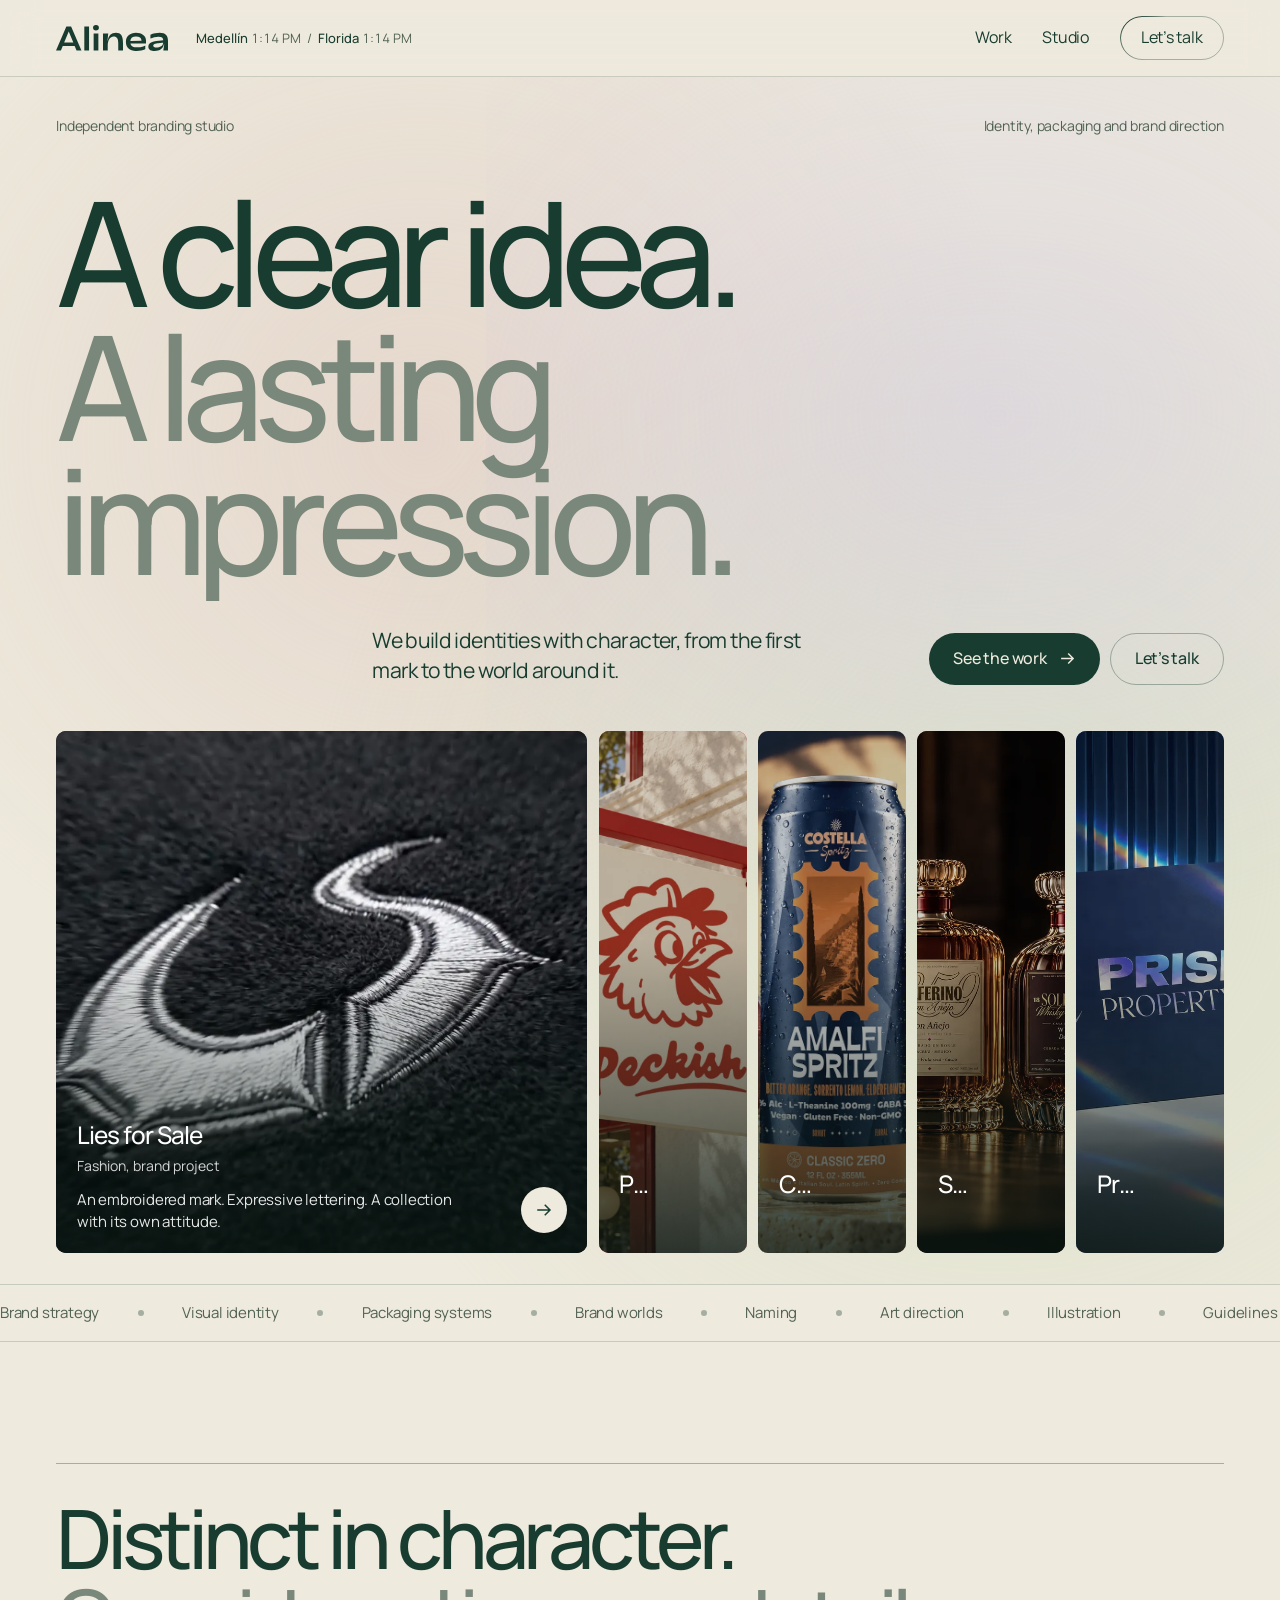
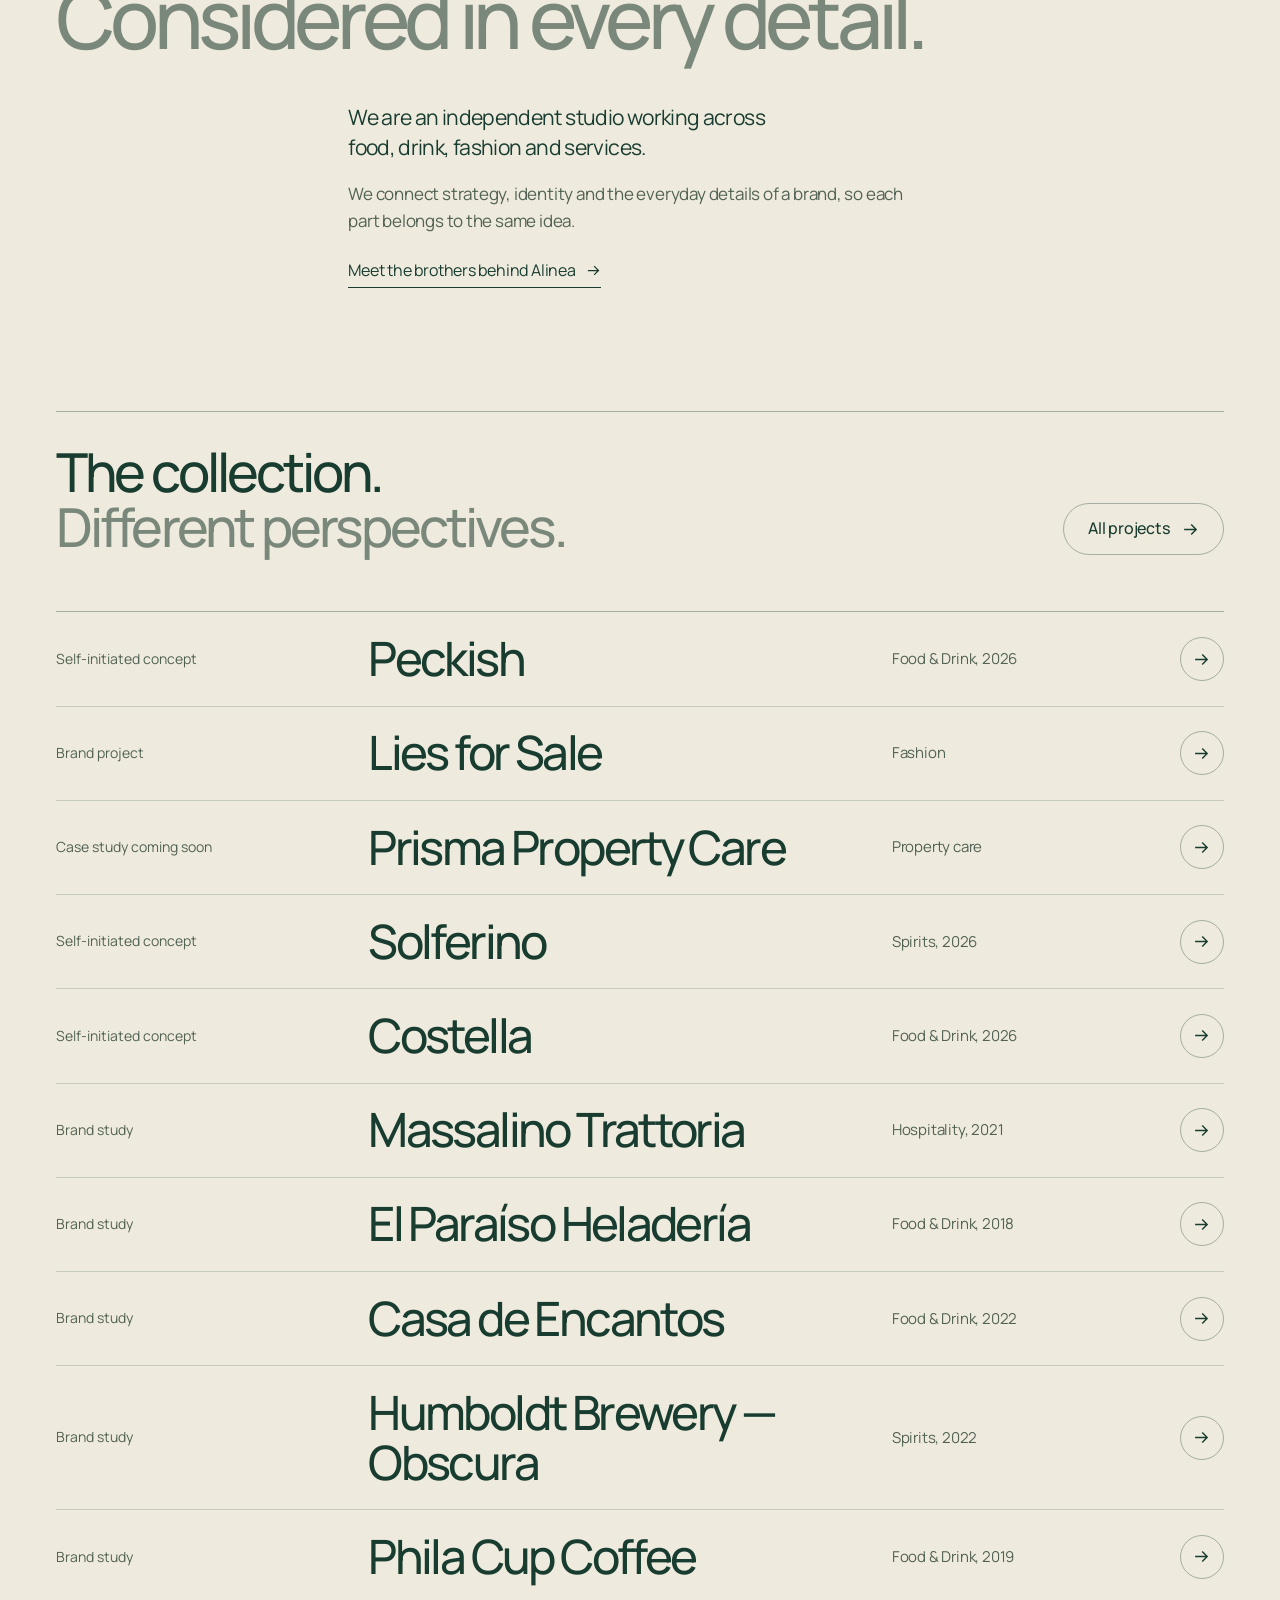
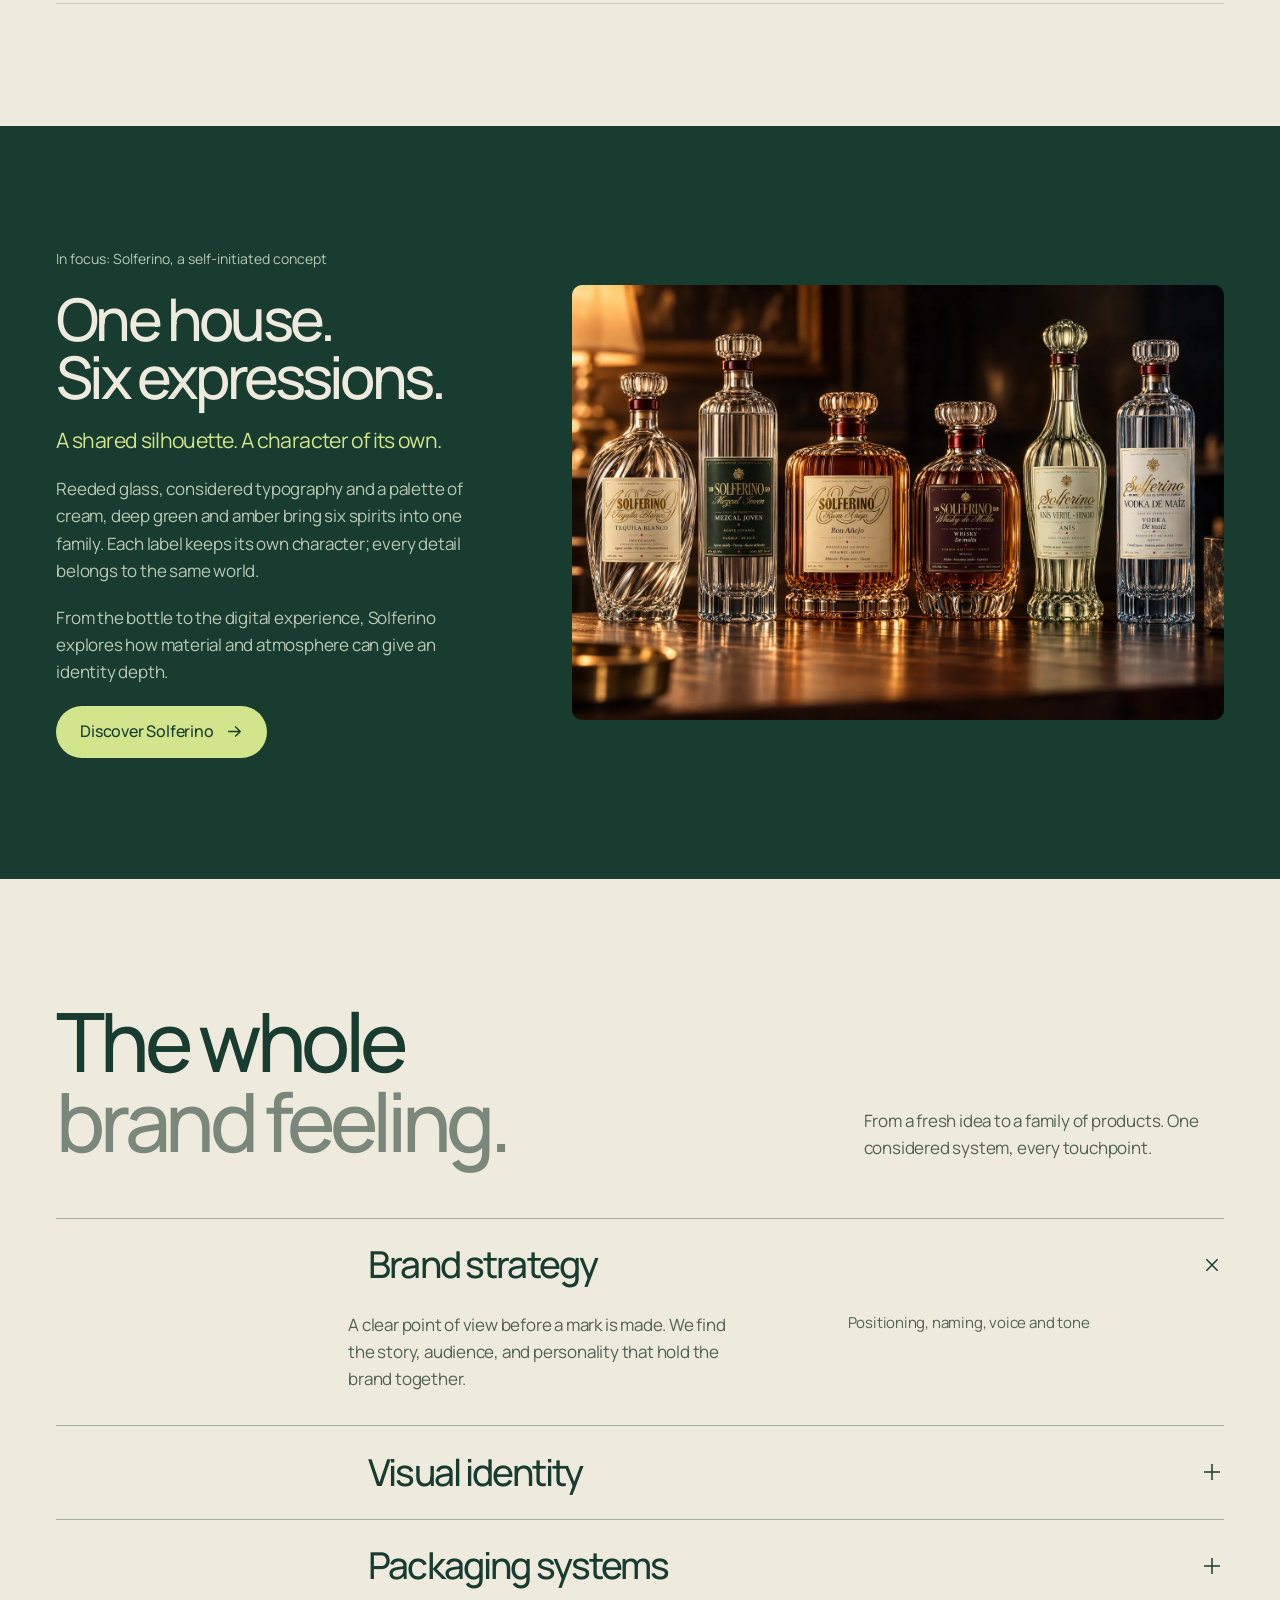
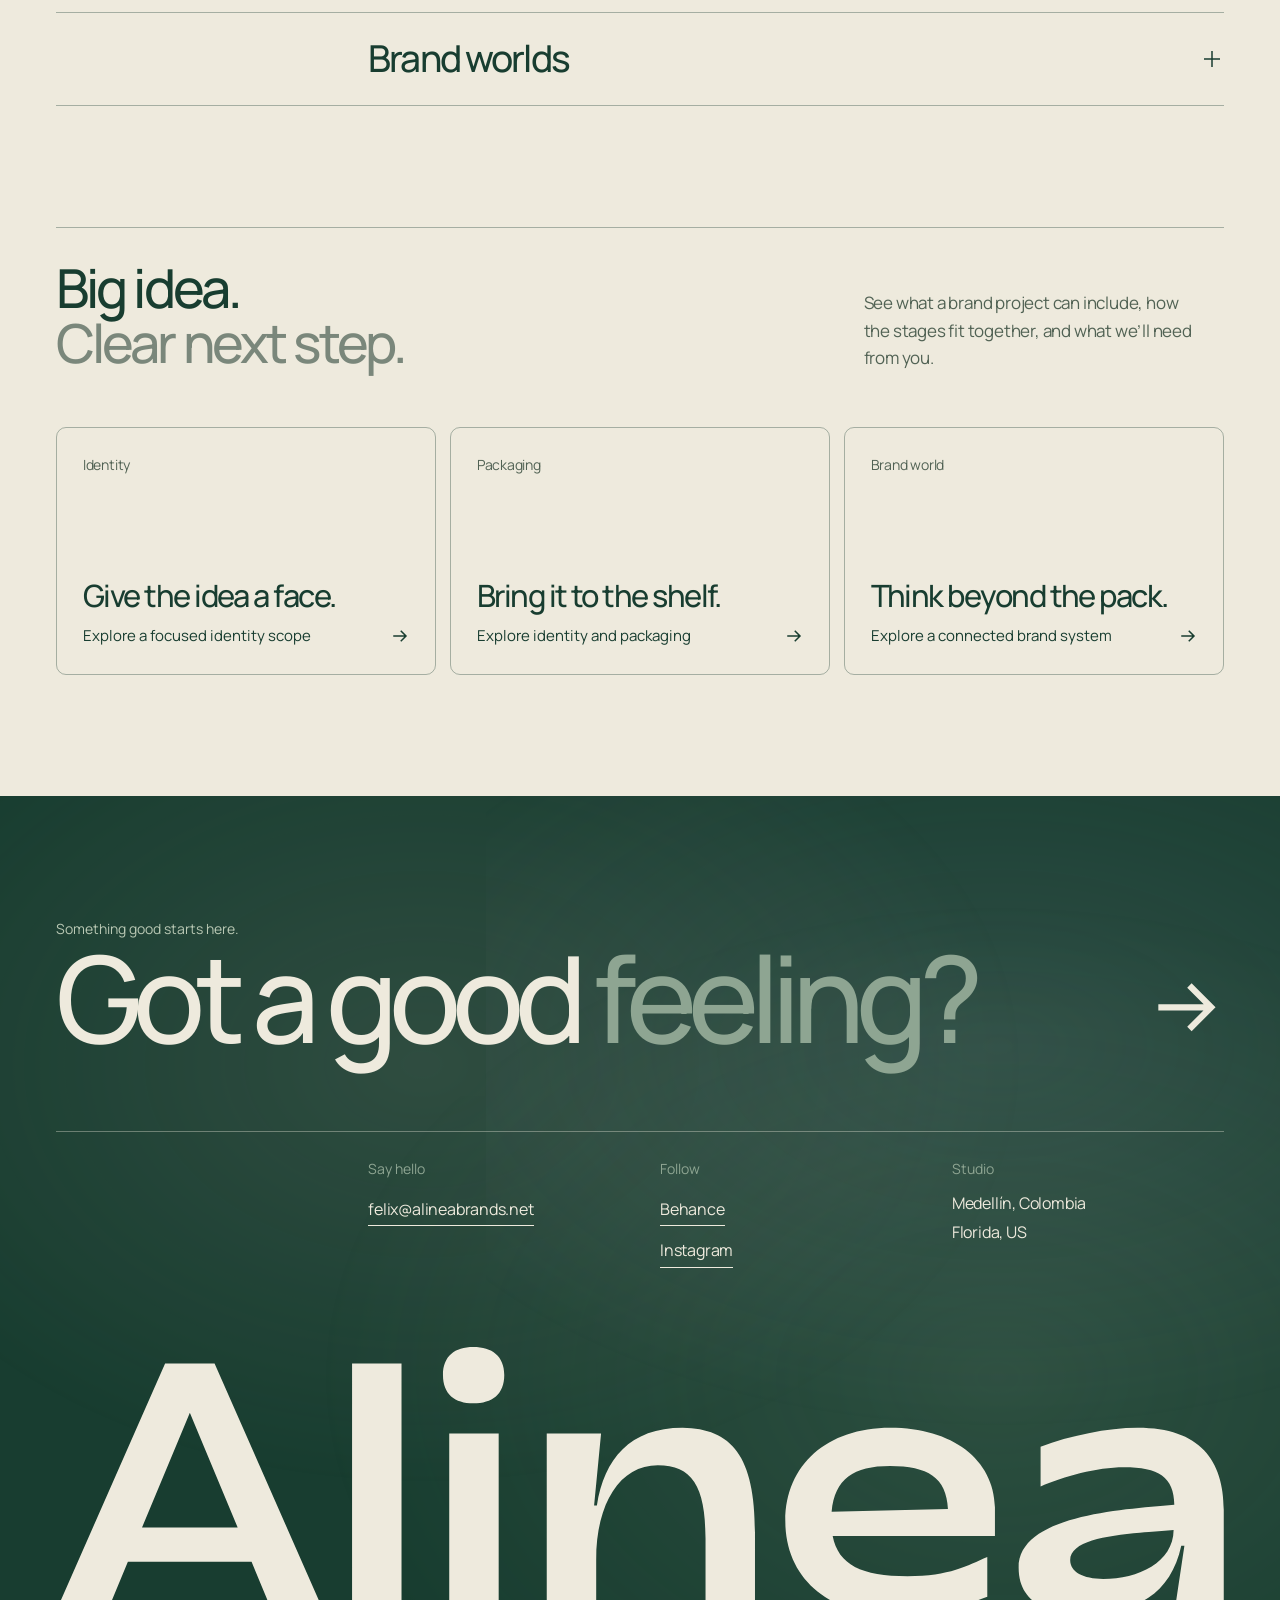
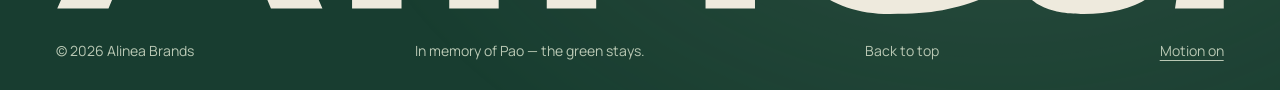
<file: index.html>
<!doctype html>
<html lang="en">
<head>
<meta charset="utf-8">
<meta name="viewport" content="width=device-width,initial-scale=1">
<title>Independent branding & design — Alinea Brands</title>
<meta name="description" content="Alinea is an independent branding studio for food, drink, and everyday goods. Brand strategy, visual identity, packaging, and art direction.">
<meta name="theme-color" content="#183d30">
<meta property="og:title" content="Independent branding & design — Alinea Brands">
<meta property="og:description" content="Alinea is an independent branding studio for food, drink, and everyday goods. Brand strategy, visual identity, packaging, and art direction.">
<meta property="og:image" content="https://alineabrands.net/images/covers/costella.webp">
<meta property="og:type" content="website">
<meta name="twitter:card" content="summary_large_image">
<link rel="icon" href="alinea-icon.svg" type="image/svg+xml">
<link rel="canonical" href="https://alineabrands.net/">
<link rel="preconnect" href="https://fonts.googleapis.com">
<link rel="preconnect" href="https://fonts.gstatic.com" crossorigin>
<link href="https://fonts.googleapis.com/css2?family=Manrope:wght@400;500;600;700&display=swap" rel="stylesheet">
<link rel="stylesheet" href="styles.css?v=20261115">
<script>
  (function () {
    var off = matchMedia('(prefers-reduced-motion: reduce)').matches;
    try { off = off || localStorage.getItem('alinea-motion') === 'off'; } catch (e) {}
    var d = document.documentElement; d.dataset.motion = off ? 'off' : 'on'; if (!off) d.classList.add('motion');
  })();
</script>
</head>
<body data-page="index">
<a class="skip" href="#main">Skip to content</a>
<div class="progress" aria-hidden="true"></div>

<header class="nav">
  <a class="logo" href="index.html" aria-label="Alinea Brands home"><span class="wordmark"></span></a>
  <p class="nav-clock" id="clock" aria-hidden="true"></p>
  <nav id="navigation" aria-label="Main navigation">
    <a href="work.html" data-page="work">Work</a>
    <a href="studio.html" data-page="studio">Studio</a>
    <a class="nav-cta trace" href="contact.html" data-page="contact">Let’s talk</a>
  </nav>
  <button class="menu-toggle" type="button" aria-expanded="false" aria-controls="navigation" aria-label="Open navigation">Menu <svg viewBox="0 0 24 24" fill="none" aria-hidden="true"><path d="M3 8h18M3 16h18" stroke="currentColor" stroke-width="1.5"/></svg></button>
</header>

<main id="main">
<section class="hero">
    <div class="wash" aria-hidden="true"><i></i><i></i><i></i></div>
    <div class="wrap">
      <div class="hero-top" style="--i:0"><span>Independent branding studio</span><span>Identity, packaging and brand direction</span></div>
      <h1 class="mega"><span class="ln" style="--i:1"><span>A clear idea.</span></span><span class="ln" style="--i:2"><span><em>A lasting impression.</em></span></span></h1>
      <div class="hero-sub" style="--i:3">
        <p class="lede">We build identities with character, from the first mark to the world around it.</p>
        <div class="hero-actions"><a class="pill" href="work.html"><span>See the work</span><svg viewBox="0 0 24 24" fill="none" aria-hidden="true" focusable="false"><path d="M3 12H20M13 5L20 12L13 19" stroke="currentColor" stroke-width="2"/></svg></a><a class="pill is-line" href="contact.html"><span>Let’s talk</span></a></div>
      </div>
      <div class="shelf" id="shelf" aria-label="Featured projects">
        <div class="shelf-item is-active" style="--i:4;--tint:#141414">
          <a class="shelf-link" href="project.html?p=lies-for-sale" aria-label="Lies for Sale: view project"><video data-logo-video muted loop playsinline preload="metadata" poster="images/covers/lies-for-sale.webp" src="images/lies-for-sale-logo-motion.mp4" aria-label="Lies for Sale embroidered logo animation"></video>
            <span class="shelf-cap"><b>Lies for Sale</b><small>Fashion, brand project</small><p>An embroidered mark. Expressive lettering. A collection with its own attitude.</p><span class="shelf-go" aria-hidden="true"><svg viewBox="0 0 24 24" fill="none" aria-hidden="true" focusable="false"><path d="M3 12H20M13 5L20 12L13 19" stroke="currentColor" stroke-width="2"/></svg></span></span>
          </a>
          <button type="button" class="video-toggle" data-logo-control aria-pressed="false">Play logo motion</button>
        </div>
        <div class="shelf-item" style="--i:5;--tint:#b71f16">
          <a class="shelf-link" href="project.html?p=peckish" aria-label="Peckish: view project"><img src="images/peckish-01-sign-day.webp" alt="Peckish hanging sign with the rooster mark" fetchpriority="high">
            <span class="shelf-cap"><b>Peckish</b><small>Food and drink, self-initiated concept</small><p>Good chicken. Hot sauces. High standards.</p><span class="shelf-go" aria-hidden="true"><svg viewBox="0 0 24 24" fill="none" aria-hidden="true" focusable="false"><path d="M3 12H20M13 5L20 12L13 19" stroke="currentColor" stroke-width="2"/></svg></span></span>
          </a>
        </div>
        <div class="shelf-item" style="--i:5;--tint:#edc5a3">
          <a class="shelf-link" href="project.html?p=costella" aria-label="Costella: view project"><img src="images/covers/costella.webp" alt="Costella zero-proof aperitivo cans" fetchpriority="high">
            <span class="shelf-cap"><b>Costella</b><small>Food and drink, self-initiated concept</small><p>Italian aperitivo, zero proof. Nine flavors. Three lines. One complete brand world.</p><span class="shelf-go" aria-hidden="true"><svg viewBox="0 0 24 24" fill="none" aria-hidden="true" focusable="false"><path d="M3 12H20M13 5L20 12L13 19" stroke="currentColor" stroke-width="2"/></svg></span></span>
          </a>
        </div>
        <div class="shelf-item" style="--i:6;--tint:#3b2a1c">
          <a class="shelf-link" href="project.html?p=solferino" aria-label="Solferino: view project"><img src="images/covers/solferino.webp" alt="Six Solferino spirit bottles" fetchpriority="high">
            <span class="shelf-cap"><b>Solferino</b><small>Spirits, self-initiated concept</small><p>One house. Many expressions. A spirits identity exploring material, restraint, and character.</p><span class="shelf-go" aria-hidden="true"><svg viewBox="0 0 24 24" fill="none" aria-hidden="true" focusable="false"><path d="M3 12H20M13 5L20 12L13 19" stroke="currentColor" stroke-width="2"/></svg></span></span>
          </a>
        </div>
        <div class="shelf-item" style="--i:7;--tint:#1f3f8f">
          <a class="shelf-link" href="project.html?p=prisma" aria-label="Prisma Property Care: view project"><img src="images/covers/prisma.webp" alt="Prisma Property Care business card" fetchpriority="high">
            <span class="shelf-cap"><b>Prisma Property Care</b><small>Property care, brand project</small><p>A higher standard of clean.</p><span class="shelf-go" aria-hidden="true"><svg viewBox="0 0 24 24" fill="none" aria-hidden="true" focusable="false"><path d="M3 12H20M13 5L20 12L13 19" stroke="currentColor" stroke-width="2"/></svg></span></span>
          </a>
        </div>
      </div>
    </div>
  </section>

  <div class="ticker" aria-hidden="true"><div class="ticker-track"><div class="ticker-group"><span>Brand strategy</span><span>Visual identity</span><span>Packaging systems</span><span>Brand worlds</span><span>Naming</span><span>Art direction</span><span>Illustration</span><span>Guidelines</span></div></div></div>

  <section class="band" data-reveal>
    <div class="wrap">
      <i class="rule"></i>
      <h2 class="h-xl">Distinct in character.<br><em>Considered in every detail.</em></h2>
      <div class="indent stack">
        <p class="lede">We are an independent studio working across food, drink, fashion and services.</p>
        <p class="body">We connect strategy, identity and the everyday details of a brand, so each part belongs to the same idea.</p>
        <a class="link" href="studio.html">Meet the brothers behind Alinea<svg viewBox="0 0 24 24" fill="none" aria-hidden="true" focusable="false"><path d="M3 12H20M13 5L20 12L13 19" stroke="currentColor" stroke-width="2"/></svg></a>
      </div>
    </div>
  </section>

  <section class="band is-flush-top" id="selected-work" data-reveal>
    <div class="wrap">
      <i class="rule"></i>
      <div class="head"><h2 class="h-lg">The collection.<br><em>Different perspectives.</em></h2><a class="pill is-line" href="work.html"><span>All projects</span><svg viewBox="0 0 24 24" fill="none" aria-hidden="true" focusable="false"><path d="M3 12H20M13 5L20 12L13 19" stroke="currentColor" stroke-width="2"/></svg></a></div>
      <div class="index" id="homeIndex"></div>
      <noscript><p class="body">Explore our complete <a class="link" href="https://www.behance.net/alineabrands">Behance portfolio</a>.</p></noscript>
    </div>
  </section>

  <section class="band on-green" data-reveal aria-labelledby="solferinoTitle">
    <div class="wrap feature-grid">
      <div class="feature-copy">
        <p class="note">In focus: Solferino, a self-initiated concept</p>
        <h2 class="h-xl" id="solferinoTitle">One house.<br>Six expressions.</h2>
        <p class="lede">A shared silhouette. A character of its own.</p>
        <p class="body">Reeded glass, considered typography and a palette of cream, deep green and amber bring six spirits into one family. Each label keeps its own character; every detail belongs to the same world.</p>
        <p class="body">From the bottle to the digital experience, Solferino explores how material and atmosphere can give an identity depth.</p>
        <a class="pill" href="project.html?p=solferino"><span>Discover Solferino</span><svg viewBox="0 0 24 24" fill="none" aria-hidden="true" focusable="false"><path d="M3 12H20M13 5L20 12L13 19" stroke="currentColor" stroke-width="2"/></svg></a>
      </div>
      <a class="feature-art" href="project.html?p=solferino" aria-label="Explore the Solferino brand study"><img src="images/covers/solferino.webp" alt="Six Solferino spirit bottles with distinct labels and a shared glass silhouette" loading="lazy"></a>
    </div>
  </section>

  <section class="band" data-reveal>
    <div class="wrap">
      <div class="head"><h2 class="h-xl">The whole<br><em>brand feeling.</em></h2><p>From a fresh idea to a family of products. One considered system, every touchpoint.</p></div>
      <div class="list">
        <details name="service" open><summary><span></span>Brand strategy<svg viewBox="0 0 24 24" fill="none" aria-hidden="true" focusable="false"><path d="M12 4v16M4 12h16" stroke="currentColor" stroke-width="1.5"/></svg></summary><div><p>A clear point of view before a mark is made. We find the story, audience, and personality that hold the brand together.</p><span>Positioning, naming, voice and tone</span></div></details>
        <details name="service"><summary><span></span>Visual identity<svg viewBox="0 0 24 24" fill="none" aria-hidden="true" focusable="false"><path d="M12 4v16M4 12h16" stroke="currentColor" stroke-width="1.5"/></svg></summary><div><p>Distinctive identities with enough character to be recognized and enough range to keep growing.</p><span>Logo systems, typography, color, guidelines</span></div></details>
        <details name="service"><summary><span></span>Packaging systems<svg viewBox="0 0 24 24" fill="none" aria-hidden="true" focusable="false"><path d="M12 4v16M4 12h16" stroke="currentColor" stroke-width="1.5"/></svg></summary><div><p>A family resemblance across every flavor, format, and SKU. Packaging designed as part of the brand, from the start.</p><span>Labels, structural direction, SKU architecture, print artwork</span></div></details>
        <details name="service"><summary><span></span>Brand worlds<svg viewBox="0 0 24 24" fill="none" aria-hidden="true" focusable="false"><path d="M12 4v16M4 12h16" stroke="currentColor" stroke-width="1.5"/></svg></summary><div><p>The imagery, illustration, and campaign language that make a product feel like it belongs to a bigger world.</p><span>Art direction, illustration, campaign concepts, brand applications</span></div></details>
      </div>
    </div>
  </section>

  <section class="band is-flush-top" data-reveal>
    <div class="wrap">
      <i class="rule"></i>
      <div class="head"><h2 class="h-lg">Big idea.<br><em>Clear next step.</em></h2><p>See what a brand project can include, how the stages fit together, and what we’ll need from you.</p></div>
      <div class="entries">
        <a class="entry" href="studio.html?scope=identity#scope"><span>Identity</span><div><b>Give the idea a face.</b><small>Explore a focused identity scope<svg viewBox="0 0 24 24" fill="none" aria-hidden="true" focusable="false"><path d="M3 12H20M13 5L20 12L13 19" stroke="currentColor" stroke-width="2"/></svg></small></div></a>
        <a class="entry" href="studio.html?scope=shelf#scope"><span>Packaging</span><div><b>Bring it to the shelf.</b><small>Explore identity and packaging<svg viewBox="0 0 24 24" fill="none" aria-hidden="true" focusable="false"><path d="M3 12H20M13 5L20 12L13 19" stroke="currentColor" stroke-width="2"/></svg></small></div></a>
        <a class="entry" href="studio.html?scope=world#scope"><span>Brand world</span><div><b>Think beyond the pack.</b><small>Explore a connected brand system<svg viewBox="0 0 24 24" fill="none" aria-hidden="true" focusable="false"><path d="M3 12H20M13 5L20 12L13 19" stroke="currentColor" stroke-width="2"/></svg></small></div></a>
      </div>
    </div>
  </section>
</main>

<footer class="footer on-green" data-reveal>
  <div class="wash" aria-hidden="true"><i></i><i></i><i></i></div>
  <div class="wrap">
    <p class="note">Something good starts here.</p>
    <a class="footer-cta" href="contact.html"><span>Got a good <em>feeling?</em></span><svg viewBox="0 0 24 24" fill="none" aria-hidden="true" focusable="false"><path d="M3 12H20M13 5L20 12L13 19" stroke="currentColor" stroke-width="2"/></svg></a>
    <div class="footer-cols">
      <div><p class="note">Say hello</p><a class="link" href="mailto:felix@alineabrands.net">felix@alineabrands.net</a></div>
      <div><p class="note">Follow</p><a class="link" href="https://www.behance.net/alineabrands" target="_blank" rel="noopener">Behance</a><a class="link" href="https://www.instagram.com/alineabrands/" target="_blank" rel="noopener">Instagram</a></div>
      <div><p class="note">Studio</p><span>Medellín, Colombia</span><span>Florida, US</span></div>
    </div>
    <div class="footer-mark"><span class="wordmark" role="img" aria-label="Alinea"></span></div>
    <div class="footer-bottom">
      <span>© <span class="js-year">2026</span> Alinea Brands</span>
      <span>In memory of Pao — the green stays.</span>
      <a href="#main">Back to top</a>
    </div>
  </div>
</footer>

<script src="data.js?v=20261115"></script>
<script src="script.js?v=20261115"></script>
</body>
</html>
</file>
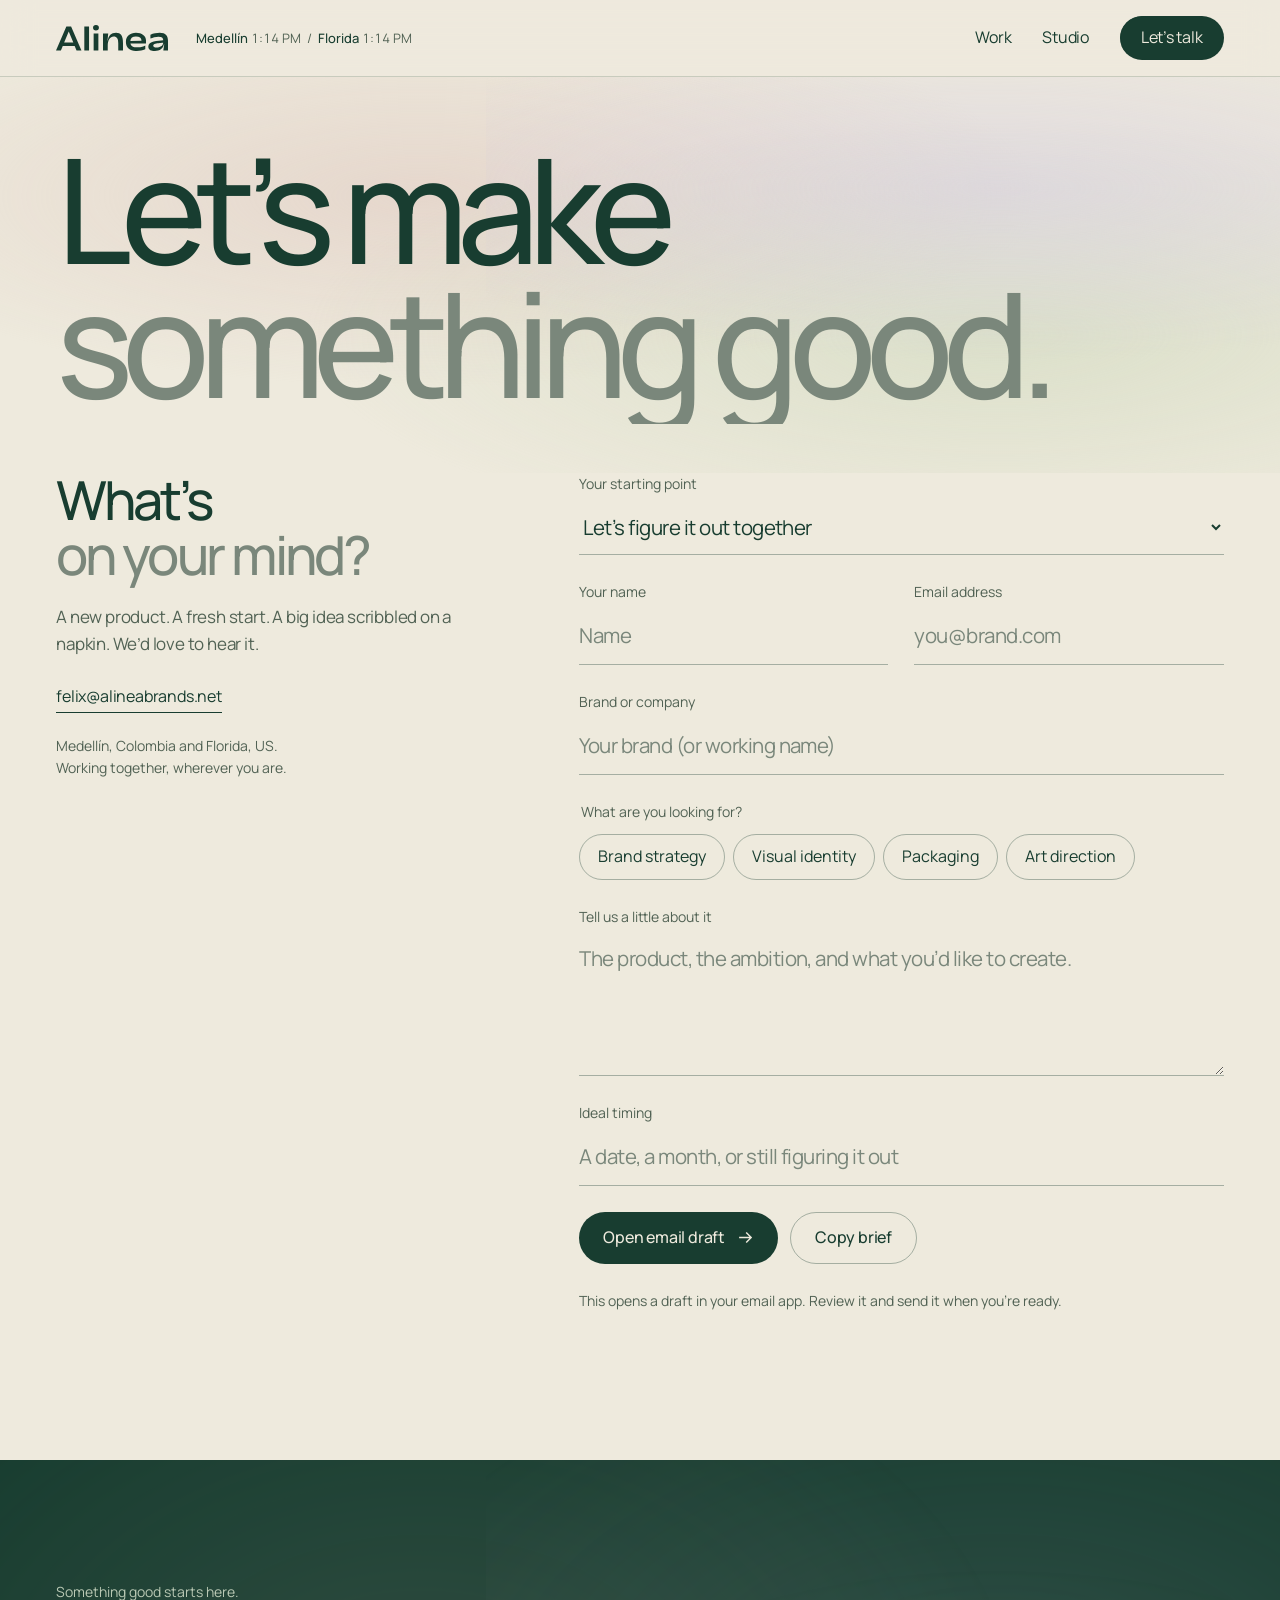
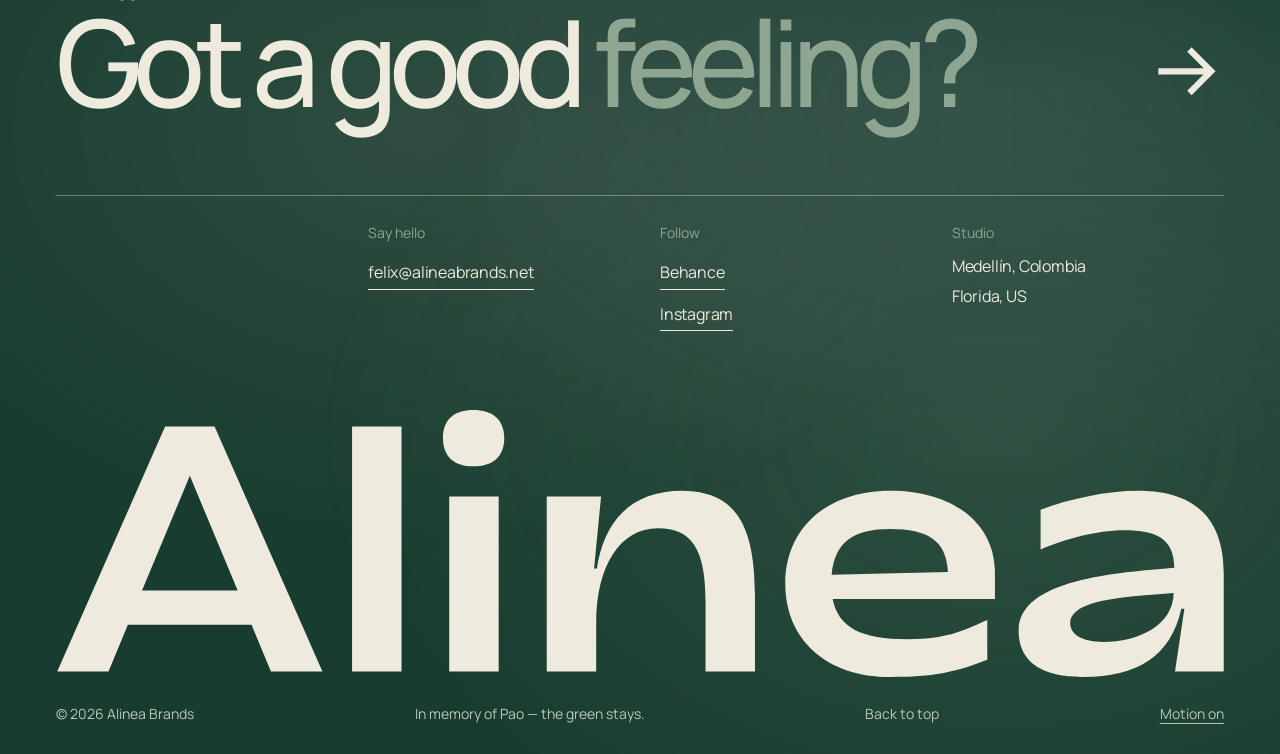
<file: contact.html>
<!doctype html>
<html lang="en">
<head>
<meta charset="utf-8">
<meta name="viewport" content="width=device-width,initial-scale=1">
<title>Contact — Alinea Brands</title>
<meta name="description" content="Tell Alinea Brands about your product, your ambition and your timing.">
<meta name="theme-color" content="#183d30">
<meta property="og:title" content="Contact — Alinea Brands">
<meta property="og:description" content="Tell Alinea Brands about your product, your ambition and your timing.">
<meta property="og:image" content="https://alineabrands.net/images/covers/costella.webp">
<meta property="og:type" content="website">
<meta name="twitter:card" content="summary_large_image">
<link rel="icon" href="alinea-icon.svg" type="image/svg+xml">
<link rel="canonical" href="https://alineabrands.net/contact.html">
<link rel="preconnect" href="https://fonts.googleapis.com">
<link rel="preconnect" href="https://fonts.gstatic.com" crossorigin>
<link href="https://fonts.googleapis.com/css2?family=Manrope:wght@400;500;600;700&display=swap" rel="stylesheet">
<link rel="stylesheet" href="styles.css?v=20261115">
<script>
  (function () {
    var off = matchMedia('(prefers-reduced-motion: reduce)').matches;
    try { off = off || localStorage.getItem('alinea-motion') === 'off'; } catch (e) {}
    var d = document.documentElement; d.dataset.motion = off ? 'off' : 'on'; if (!off) d.classList.add('motion');
  })();
</script>
</head>
<body data-page="contact">
<a class="skip" href="#main">Skip to content</a>
<div class="progress" aria-hidden="true"></div>

<header class="nav">
  <a class="logo" href="index.html" aria-label="Alinea Brands home"><span class="wordmark"></span></a>
  <p class="nav-clock" id="clock" aria-hidden="true"></p>
  <nav id="navigation" aria-label="Main navigation">
    <a href="work.html" data-page="work">Work</a>
    <a href="studio.html" data-page="studio">Studio</a>
    <a class="nav-cta trace" href="contact.html" data-page="contact">Let’s talk</a>
  </nav>
  <button class="menu-toggle" type="button" aria-expanded="false" aria-controls="navigation" aria-label="Open navigation">Menu <svg viewBox="0 0 24 24" fill="none" aria-hidden="true"><path d="M3 8h18M3 16h18" stroke="currentColor" stroke-width="1.5"/></svg></button>
</header>

<main id="main">
<section class="page-intro">
    <div class="wash" aria-hidden="true"><i></i><i></i><i></i></div>
    <div class="wrap">
      <h1 class="mega"><span class="ln" style="--i:0"><span>Let’s make</span></span><span class="ln" style="--i:1"><span><em>something good.</em></span></span></h1>
    </div>
  </section>
  <section class="band is-flush-top">
    <div class="wrap contact-grid">
      <aside class="contact-aside">
        <h2 class="h-lg">What’s<br><em>on your mind?</em></h2>
        <p class="body">A new product. A fresh start. A big idea scribbled on a napkin. We’d love to hear it.</p>
        <a class="link" href="mailto:felix@alineabrands.net">felix@alineabrands.net</a>
        <p class="note">Medellín, Colombia and Florida, US.<br>Working together, wherever you are.</p>
      </aside>
      <form class="form" id="contactForm">
        <div id="selectedScope" hidden></div>
        <label>Your starting point<select name="scope"><option value="">Let’s figure it out together</option><option value="identity">Find your identity</option><option value="shelf">Get ready for the shelf</option><option value="world">Build a brand world</option></select></label>
        <div class="form-row">
          <label>Your name<input name="name" autocomplete="name" required maxlength="100" placeholder="Name"></label>
          <label>Email address<input name="email" type="email" autocomplete="email" required maxlength="150" placeholder="you@brand.com"></label>
        </div>
        <label>Brand or company<input name="company" autocomplete="organization" maxlength="150" placeholder="Your brand (or working name)"></label>
        <fieldset><legend>What are you looking for?</legend>
          <div class="options">
            <label><input type="checkbox" name="services" value="Brand strategy"><span>Brand strategy</span></label>
            <label><input type="checkbox" name="services" value="Visual identity"><span>Visual identity</span></label>
            <label><input type="checkbox" name="services" value="Packaging"><span>Packaging</span></label>
            <label><input type="checkbox" name="services" value="Art direction"><span>Art direction</span></label>
          </div>
        </fieldset>
        <label>Tell us a little about it<textarea name="message" required rows="4" maxlength="2500" placeholder="The product, the ambition, and what you’d like to create."></textarea></label>
        <label>Ideal timing<input name="timeline" maxlength="120" placeholder="A date, a month, or still figuring it out"></label>
        <div class="form-actions"><button class="pill" type="submit"><span>Open email draft</span><svg viewBox="0 0 24 24" fill="none" aria-hidden="true" focusable="false"><path d="M3 12H20M13 5L20 12L13 19" stroke="currentColor" stroke-width="2"/></svg></button><button type="button" class="pill is-line" id="copyBrief"><span>Copy brief</span></button></div>
        <p class="note">This opens a draft in your email app. Review it and send it when you’re ready.</p>
        <p id="formStatus" role="status" aria-live="polite"></p>
        <textarea id="briefFallback" aria-label="Your project brief, ready to copy" readonly hidden></textarea>
      </form>
    </div>
  </section>
</main>

<footer class="footer on-green" data-reveal>
  <div class="wash" aria-hidden="true"><i></i><i></i><i></i></div>
  <div class="wrap">
    <p class="note">Something good starts here.</p>
    <a class="footer-cta" href="contact.html"><span>Got a good <em>feeling?</em></span><svg viewBox="0 0 24 24" fill="none" aria-hidden="true" focusable="false"><path d="M3 12H20M13 5L20 12L13 19" stroke="currentColor" stroke-width="2"/></svg></a>
    <div class="footer-cols">
      <div><p class="note">Say hello</p><a class="link" href="mailto:felix@alineabrands.net">felix@alineabrands.net</a></div>
      <div><p class="note">Follow</p><a class="link" href="https://www.behance.net/alineabrands" target="_blank" rel="noopener">Behance</a><a class="link" href="https://www.instagram.com/alineabrands/" target="_blank" rel="noopener">Instagram</a></div>
      <div><p class="note">Studio</p><span>Medellín, Colombia</span><span>Florida, US</span></div>
    </div>
    <div class="footer-mark"><span class="wordmark" role="img" aria-label="Alinea"></span></div>
    <div class="footer-bottom">
      <span>© <span class="js-year">2026</span> Alinea Brands</span>
      <span>In memory of Pao — the green stays.</span>
      <a href="#main">Back to top</a>
    </div>
  </div>
</footer>

<script src="data.js?v=20261115"></script>
<script src="script.js?v=20261115"></script>
</body>
</html>
</file>
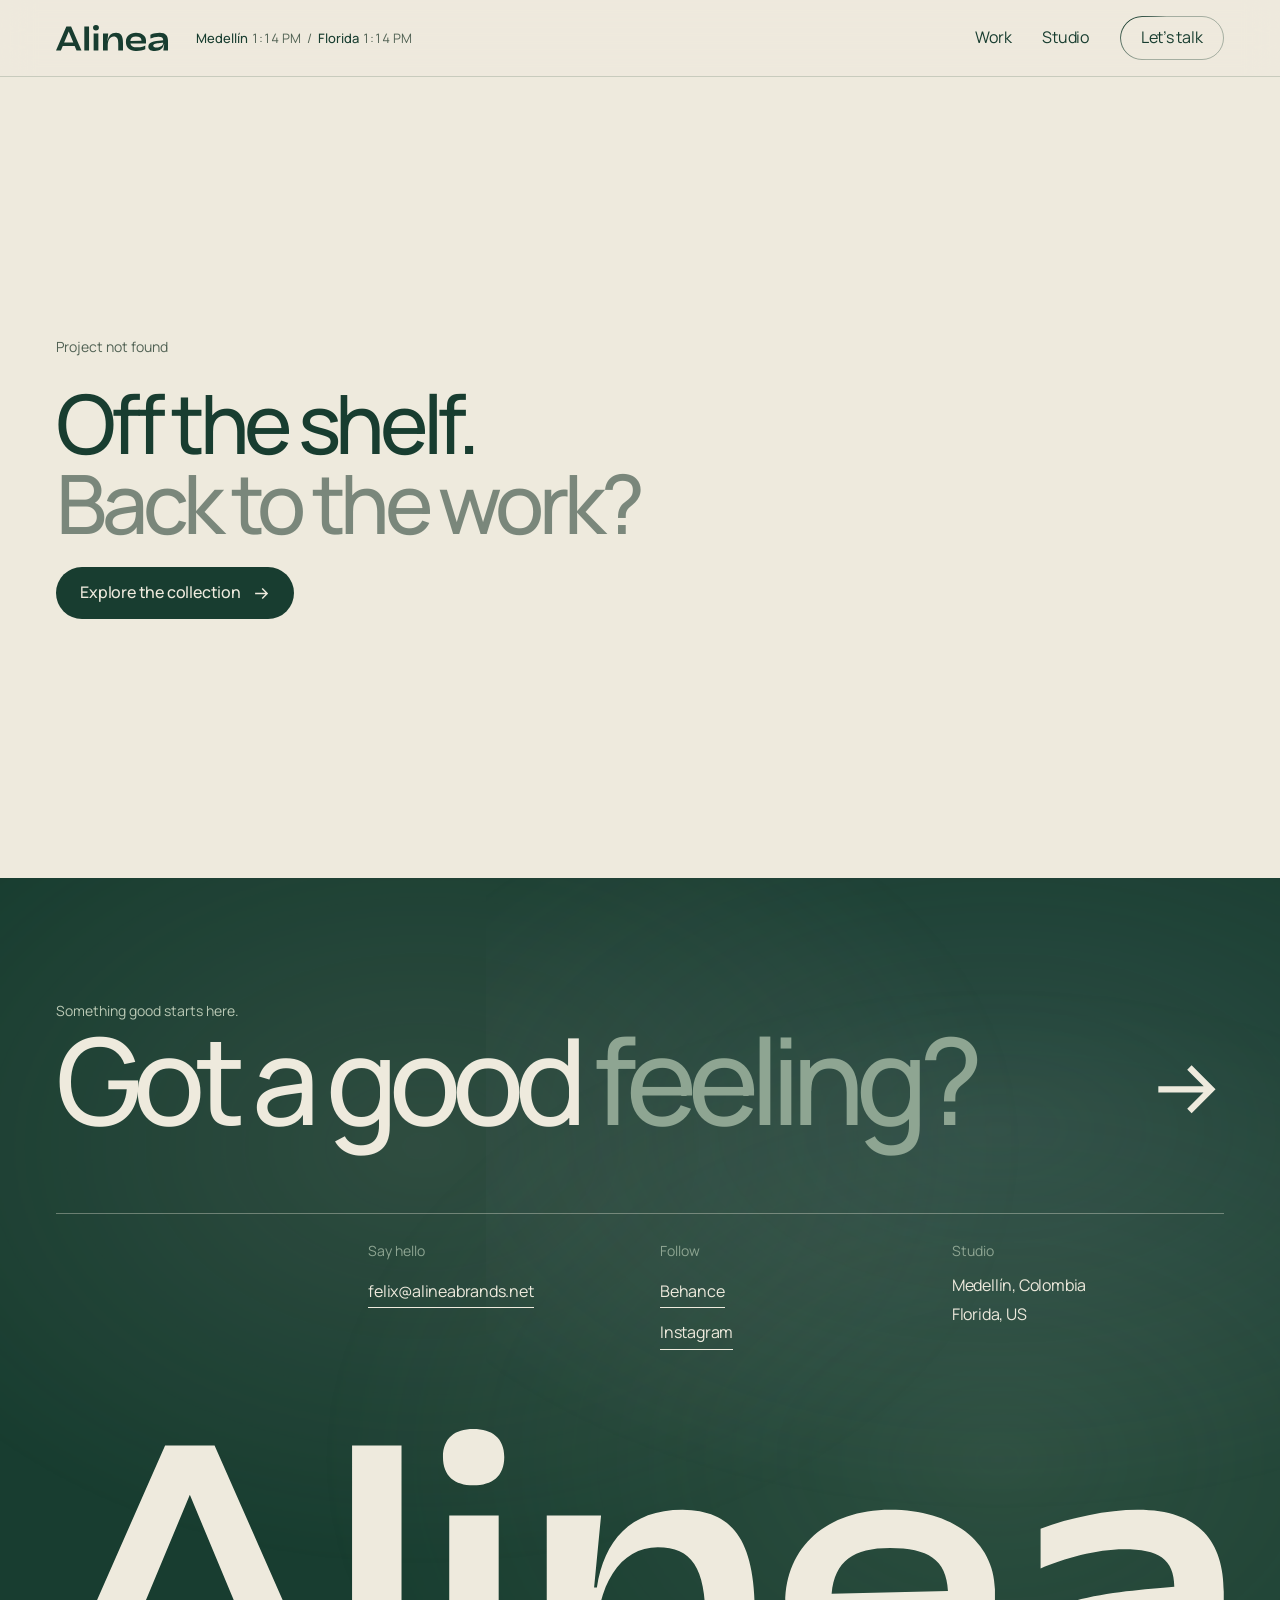
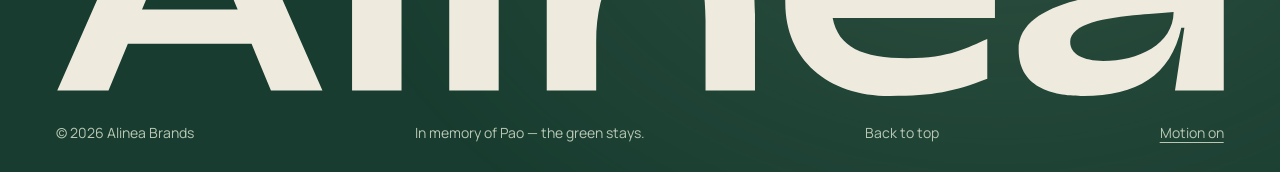
<file: project.html>
<!doctype html>
<html lang="en">
<head>
<meta charset="utf-8">
<meta name="viewport" content="width=device-width,initial-scale=1">
<title>Project — Alinea Brands</title>
<meta name="description" content="A project by Alinea Brands.">
<meta name="theme-color" content="#183d30">
<meta property="og:title" content="Project — Alinea Brands">
<meta property="og:description" content="A project by Alinea Brands.">
<meta property="og:image" content="https://alineabrands.net/images/covers/costella.webp">
<meta property="og:type" content="website">
<meta name="twitter:card" content="summary_large_image">
<link rel="icon" href="alinea-icon.svg" type="image/svg+xml">
<link rel="canonical" href="https://alineabrands.net/project.html">
<link rel="preconnect" href="https://fonts.googleapis.com">
<link rel="preconnect" href="https://fonts.gstatic.com" crossorigin>
<link href="https://fonts.googleapis.com/css2?family=Manrope:wght@400;500;600;700&display=swap" rel="stylesheet">
<link rel="stylesheet" href="styles.css?v=20261115">
<script>
  (function () {
    var off = matchMedia('(prefers-reduced-motion: reduce)').matches;
    try { off = off || localStorage.getItem('alinea-motion') === 'off'; } catch (e) {}
    var d = document.documentElement; d.dataset.motion = off ? 'off' : 'on'; if (!off) d.classList.add('motion');
  })();
</script>
</head>
<body data-page="project">
<a class="skip" href="#main">Skip to content</a>
<div class="progress" aria-hidden="true"></div>

<header class="nav">
  <a class="logo" href="index.html" aria-label="Alinea Brands home"><span class="wordmark"></span></a>
  <p class="nav-clock" id="clock" aria-hidden="true"></p>
  <nav id="navigation" aria-label="Main navigation">
    <a href="work.html" data-page="work">Work</a>
    <a href="studio.html" data-page="studio">Studio</a>
    <a class="nav-cta trace" href="contact.html" data-page="contact">Let’s talk</a>
  </nav>
  <button class="menu-toggle" type="button" aria-expanded="false" aria-controls="navigation" aria-label="Open navigation">Menu <svg viewBox="0 0 24 24" fill="none" aria-hidden="true"><path d="M3 8h18M3 16h18" stroke="currentColor" stroke-width="1.5"/></svg></button>
</header>

<main id="main">
<div id="projectRoot"></div>
  <noscript><section class="band"><div class="wrap"><h1 class="h-xl">Explore the work.</h1><p class="body">This case study needs JavaScript. You can also <a class="link" href="https://www.behance.net/alineabrands">view our Behance portfolio</a>.</p></div></section></noscript>
</main>

<footer class="footer on-green" data-reveal>
  <div class="wash" aria-hidden="true"><i></i><i></i><i></i></div>
  <div class="wrap">
    <p class="note">Something good starts here.</p>
    <a class="footer-cta" href="contact.html"><span>Got a good <em>feeling?</em></span><svg viewBox="0 0 24 24" fill="none" aria-hidden="true" focusable="false"><path d="M3 12H20M13 5L20 12L13 19" stroke="currentColor" stroke-width="2"/></svg></a>
    <div class="footer-cols">
      <div><p class="note">Say hello</p><a class="link" href="mailto:felix@alineabrands.net">felix@alineabrands.net</a></div>
      <div><p class="note">Follow</p><a class="link" href="https://www.behance.net/alineabrands" target="_blank" rel="noopener">Behance</a><a class="link" href="https://www.instagram.com/alineabrands/" target="_blank" rel="noopener">Instagram</a></div>
      <div><p class="note">Studio</p><span>Medellín, Colombia</span><span>Florida, US</span></div>
    </div>
    <div class="footer-mark"><span class="wordmark" role="img" aria-label="Alinea"></span></div>
    <div class="footer-bottom">
      <span>© <span class="js-year">2026</span> Alinea Brands</span>
      <span>In memory of Pao — the green stays.</span>
      <a href="#main">Back to top</a>
    </div>
  </div>
</footer>

<script src="data.js?v=20261115"></script>
<script src="script.js?v=20261115"></script>
</body>
</html>
</file>
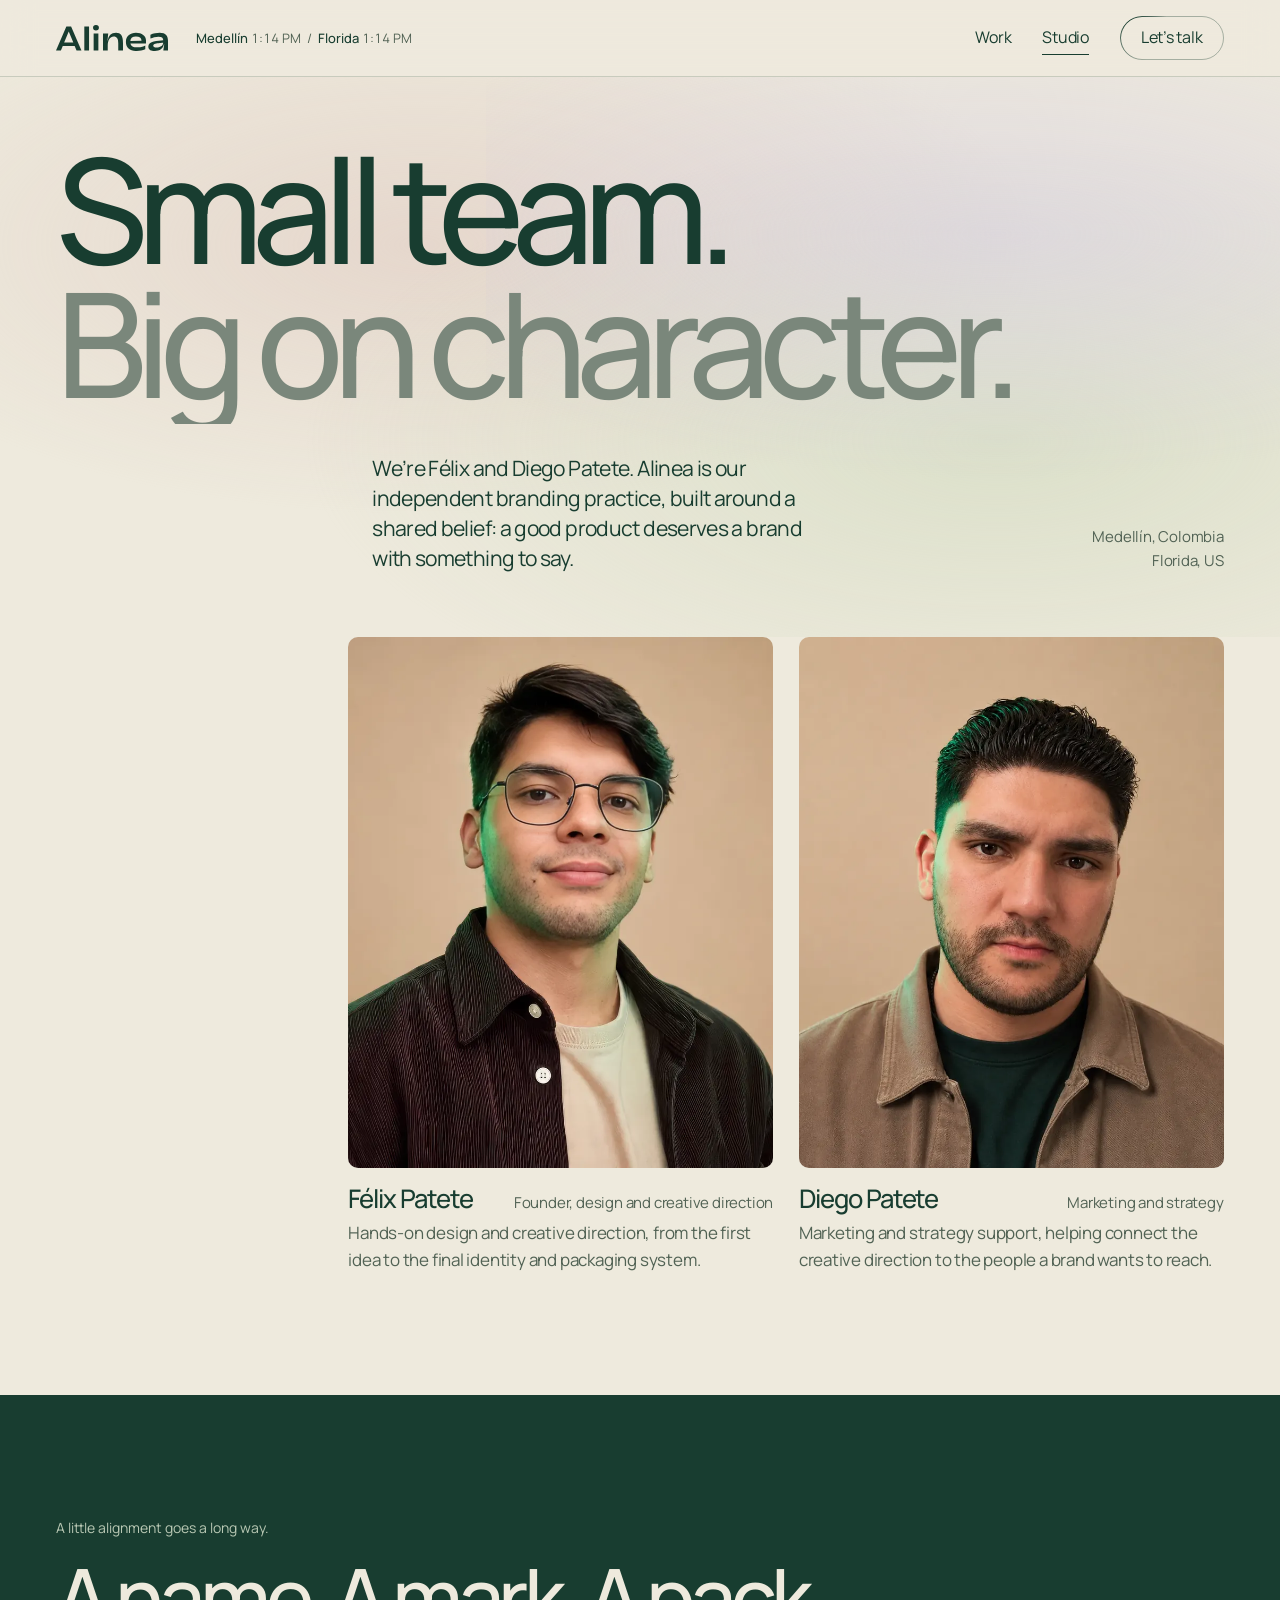
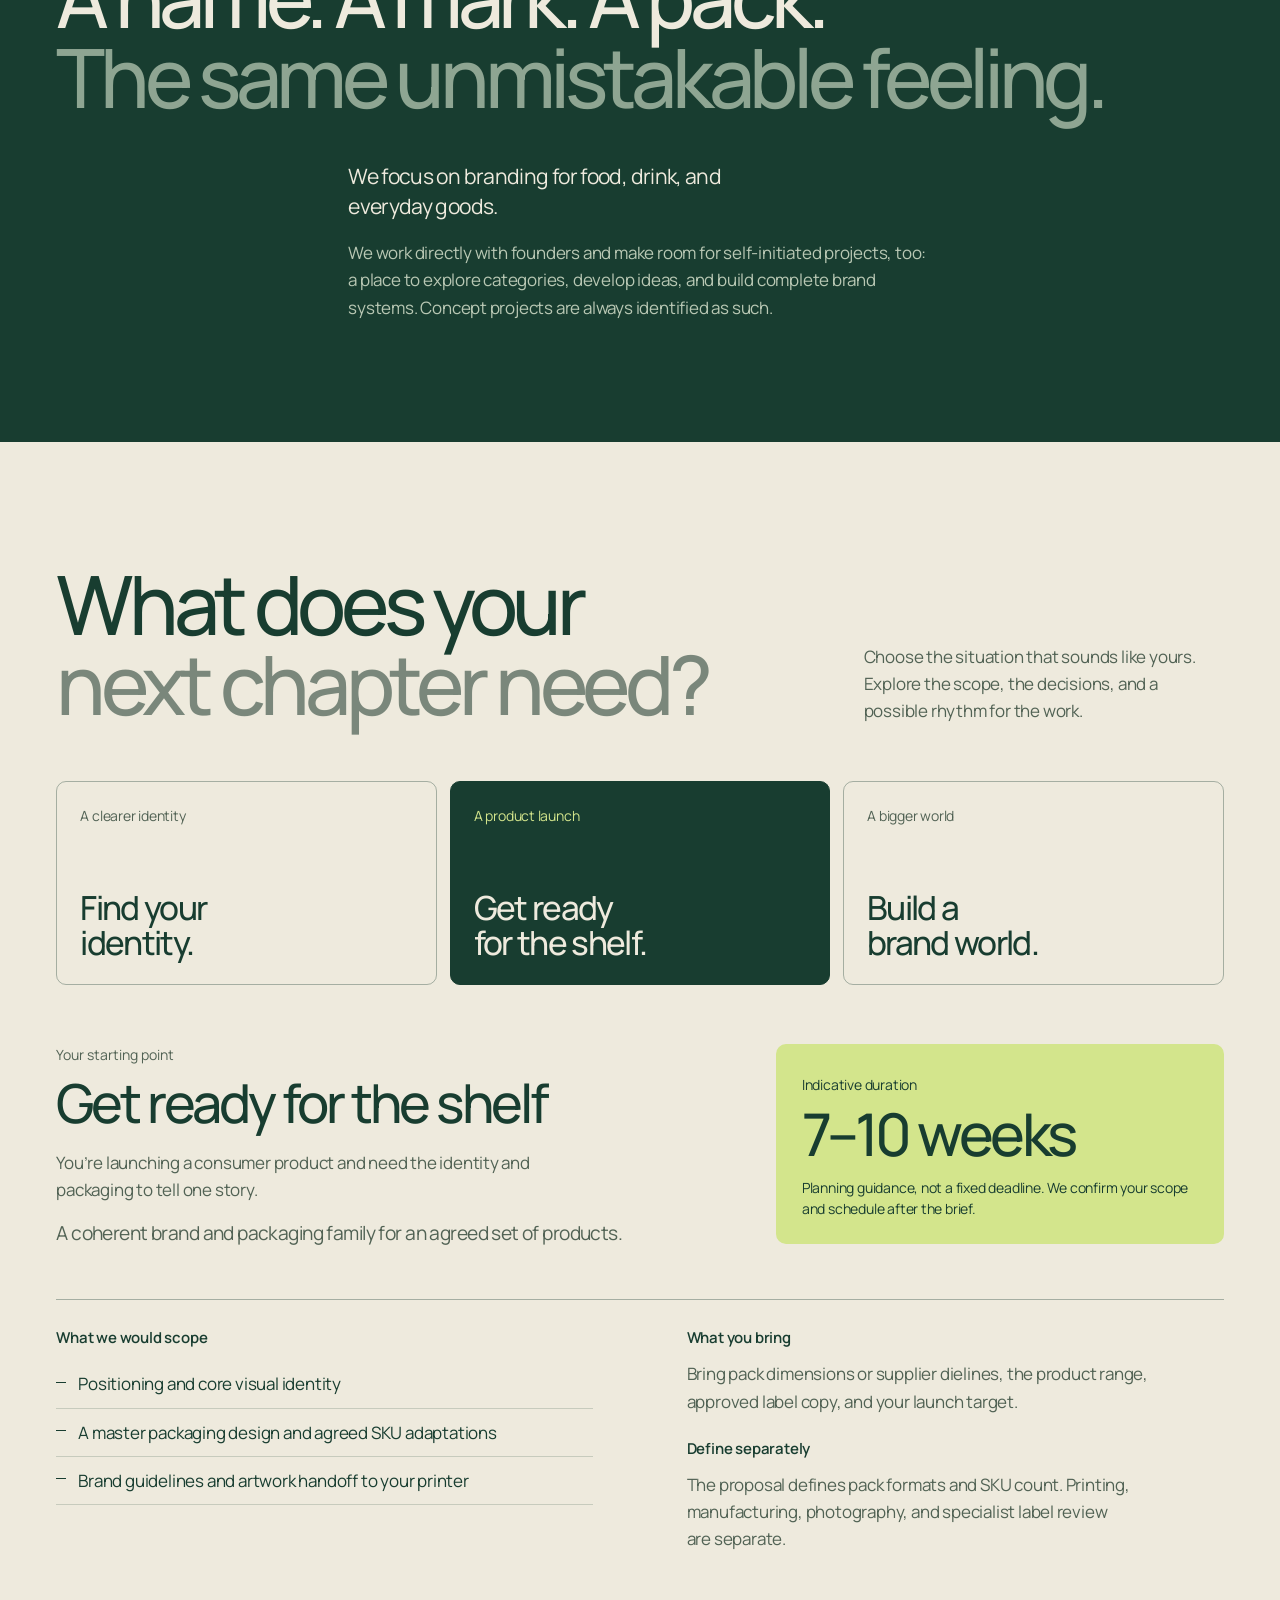
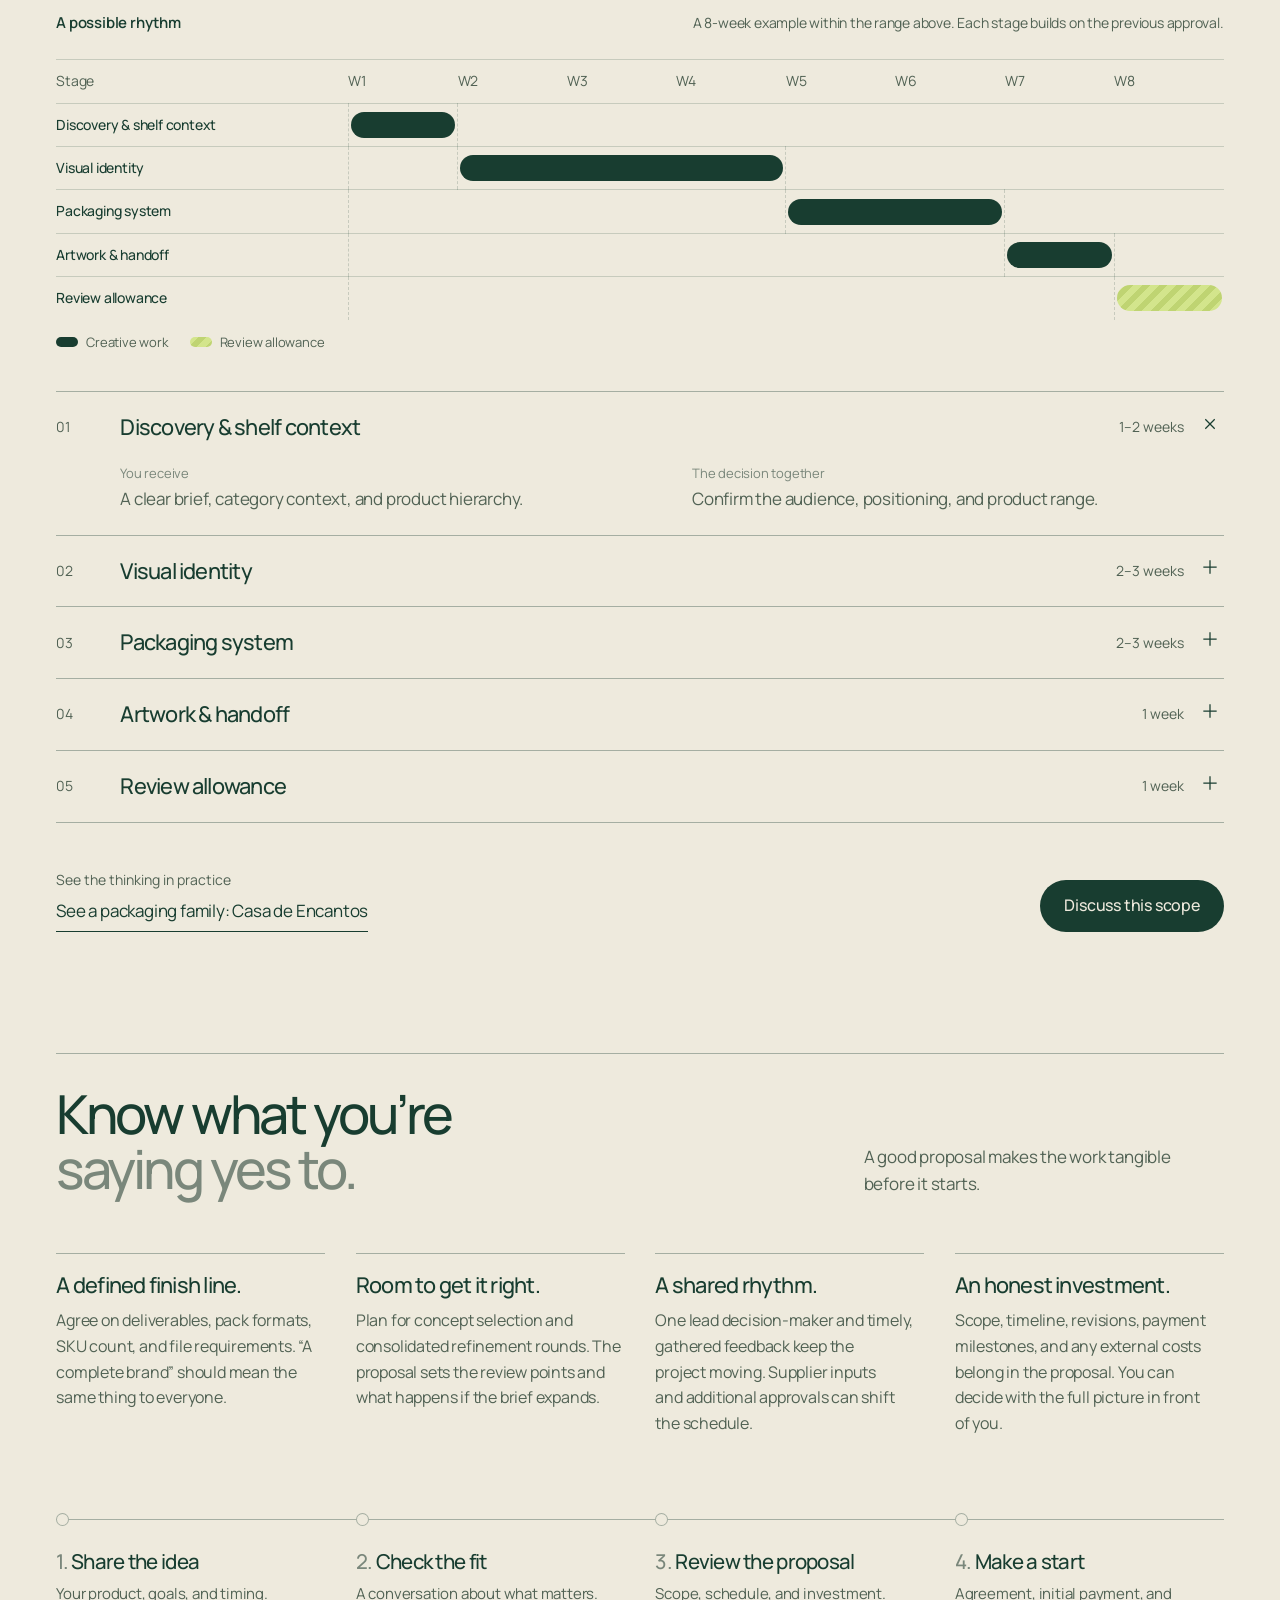
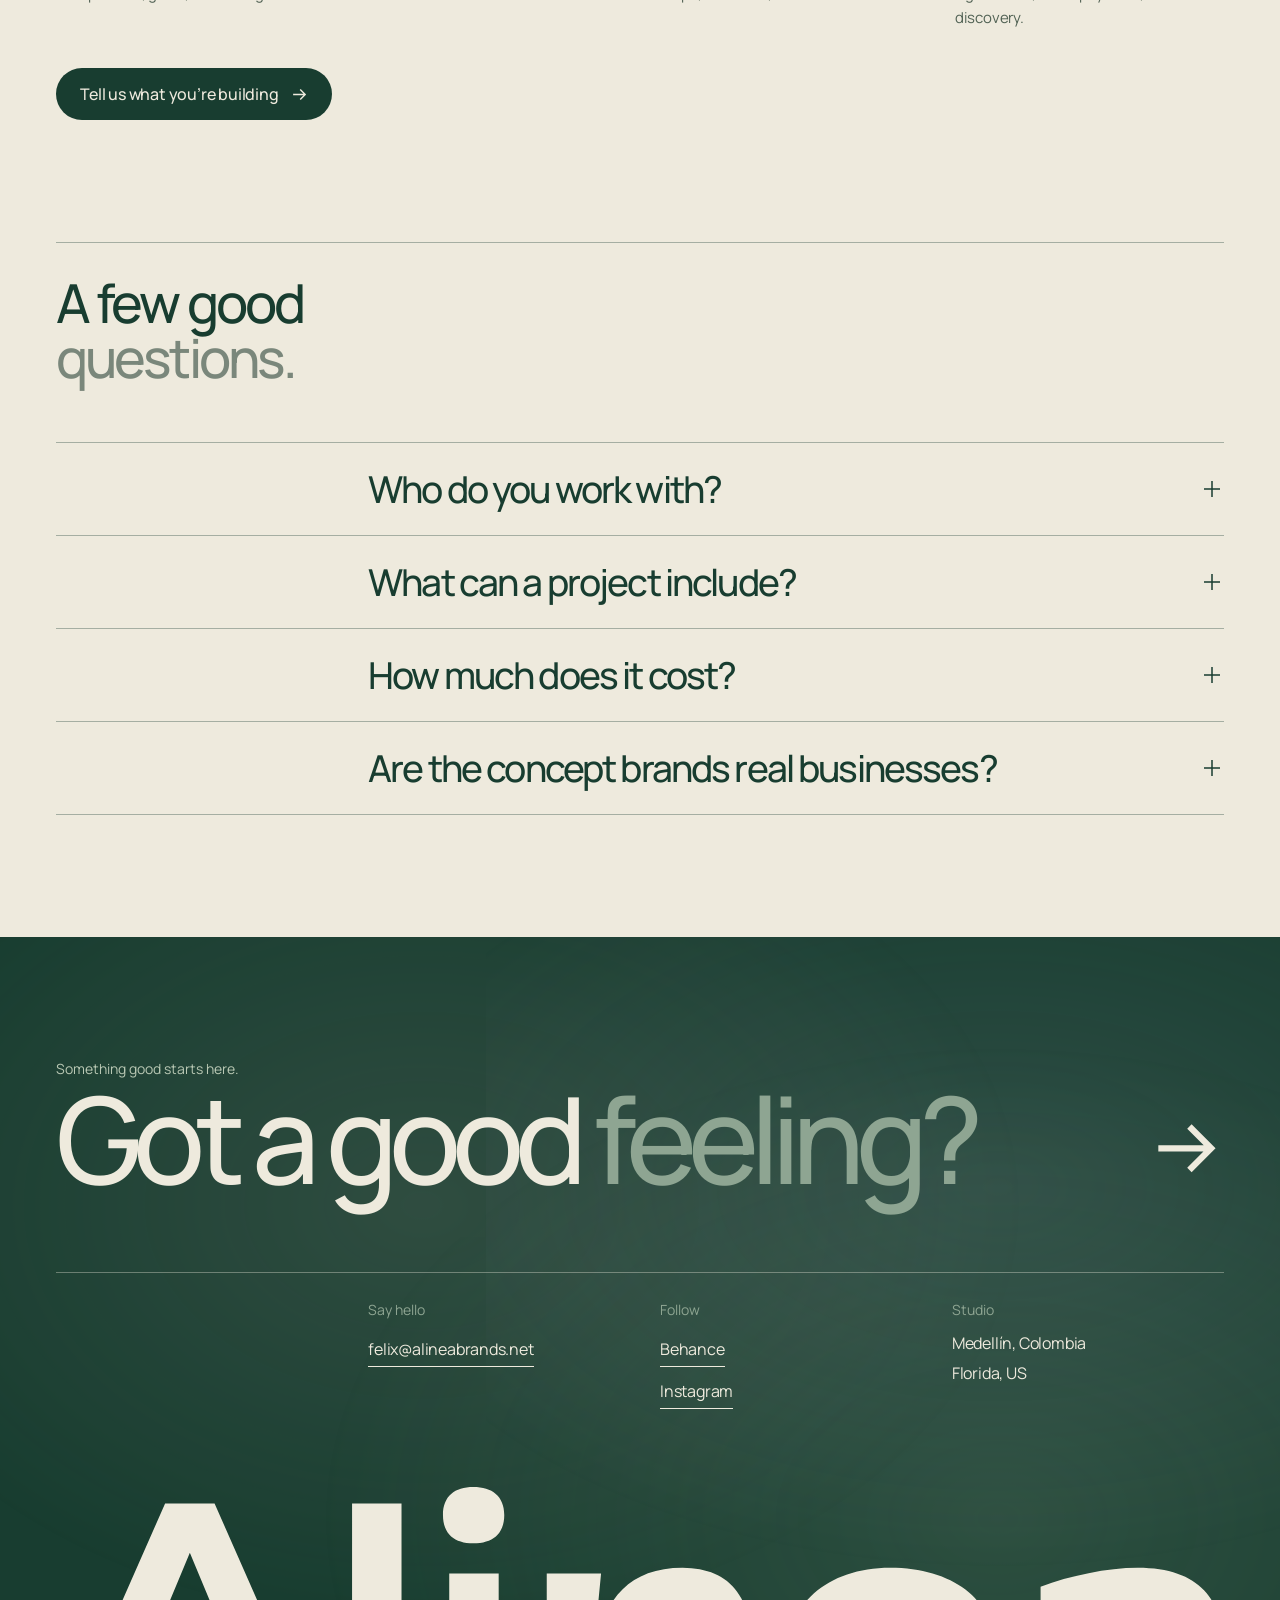
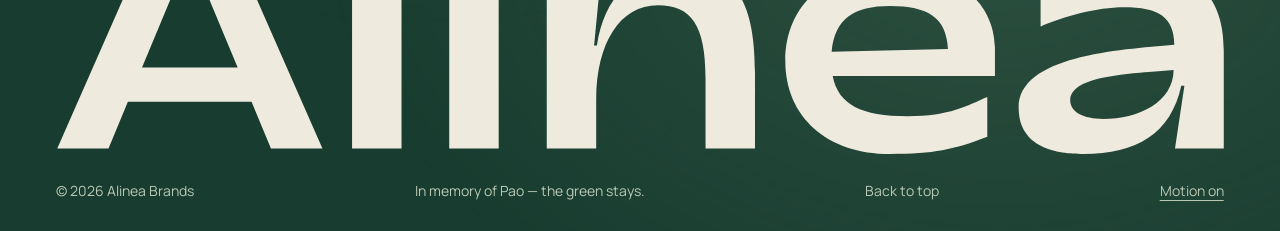
<file: studio.html>
<!doctype html>
<html lang="en">
<head>
<meta charset="utf-8">
<meta name="viewport" content="width=device-width,initial-scale=1">
<title>Studio — Alinea Brands</title>
<meta name="description" content="Alinea is the independent branding practice of brothers Félix and Diego Patete, working from Medellín and Florida.">
<meta name="theme-color" content="#183d30">
<meta property="og:title" content="Studio — Alinea Brands">
<meta property="og:description" content="Alinea is the independent branding practice of brothers Félix and Diego Patete, working from Medellín and Florida.">
<meta property="og:image" content="https://alineabrands.net/images/covers/costella.webp">
<meta property="og:type" content="website">
<meta name="twitter:card" content="summary_large_image">
<link rel="icon" href="alinea-icon.svg" type="image/svg+xml">
<link rel="canonical" href="https://alineabrands.net/studio.html">
<link rel="preconnect" href="https://fonts.googleapis.com">
<link rel="preconnect" href="https://fonts.gstatic.com" crossorigin>
<link href="https://fonts.googleapis.com/css2?family=Manrope:wght@400;500;600;700&display=swap" rel="stylesheet">
<link rel="stylesheet" href="styles.css?v=20261115">
<script>
  (function () {
    var off = matchMedia('(prefers-reduced-motion: reduce)').matches;
    try { off = off || localStorage.getItem('alinea-motion') === 'off'; } catch (e) {}
    var d = document.documentElement; d.dataset.motion = off ? 'off' : 'on'; if (!off) d.classList.add('motion');
  })();
</script>
</head>
<body data-page="studio">
<a class="skip" href="#main">Skip to content</a>
<div class="progress" aria-hidden="true"></div>

<header class="nav">
  <a class="logo" href="index.html" aria-label="Alinea Brands home"><span class="wordmark"></span></a>
  <p class="nav-clock" id="clock" aria-hidden="true"></p>
  <nav id="navigation" aria-label="Main navigation">
    <a href="work.html" data-page="work">Work</a>
    <a href="studio.html" data-page="studio">Studio</a>
    <a class="nav-cta trace" href="contact.html" data-page="contact">Let’s talk</a>
  </nav>
  <button class="menu-toggle" type="button" aria-expanded="false" aria-controls="navigation" aria-label="Open navigation">Menu <svg viewBox="0 0 24 24" fill="none" aria-hidden="true"><path d="M3 8h18M3 16h18" stroke="currentColor" stroke-width="1.5"/></svg></button>
</header>

<main id="main">
<section class="page-intro">
    <div class="wash" aria-hidden="true"><i></i><i></i><i></i></div>
    <div class="wrap">
      <h1 class="mega"><span class="ln" style="--i:0"><span>Small team.</span></span><span class="ln" style="--i:1"><span><em>Big on character.</em></span></span></h1>
      <div class="page-intro-bottom"><p class="lede">We’re Félix and Diego Patete. Alinea is our independent branding practice, built around a shared belief: a good product deserves a brand with something to say.</p><span>Medellín, Colombia<br>Florida, US</span></div>
    </div>
  </section>

  <section class="band is-flush-top">
    <div class="wrap">
      <div class="team">
        <article><div class="portrait"><img src="images/covers/felix-portrait.webp" data-fallback="images/felix-portrait.jpg" alt="Félix Patete" width="1000" height="1000"></div><div class="team-name"><h2 class="h-md">Félix Patete</h2><span>Founder, design and creative direction</span></div><p>Hands-on design and creative direction, from the first idea to the final identity and packaging system.</p></article>
        <article><div class="portrait"><img src="images/covers/diego-portrait.webp" data-fallback="images/diego-portrait.jpg" alt="Diego Patete" width="1000" height="1000"></div><div class="team-name"><h2 class="h-md">Diego Patete</h2><span>Marketing and strategy</span></div><p>Marketing and strategy support, helping connect the creative direction to the people a brand wants to reach.</p></article>
      </div>
    </div>
  </section>

  <section class="band on-green" data-reveal>
    <div class="wrap">
      <p class="note">A little alignment goes a long way.</p>
      <h2 class="h-xl" style="margin-top:18px">A name. A mark. A pack.<br><em>The same unmistakable feeling.</em></h2>
      <div class="indent stack">
        <p class="lede">We focus on branding for food, drink, and everyday goods.</p>
        <p class="body">We work directly with founders and make room for self-initiated projects, too: a place to explore categories, develop ideas, and build complete brand systems. Concept projects are always identified as such.</p>
      </div>
    </div>
  </section>

  <section class="band" id="scope" data-reveal>
    <div class="wrap">
      <div class="head"><h2 class="h-xl">What does your<br><em>next chapter need?</em></h2><p>Choose the situation that sounds like yours. Explore the scope, the decisions, and a possible rhythm for the work.</p></div>
      <div class="scope-choices" role="group" aria-label="Choose a starting scope">
        <button type="button" data-scope="identity" aria-pressed="false"><span>A clearer identity</span><strong>Find your<br>identity.</strong></button>
        <button type="button" data-scope="shelf" aria-pressed="true"><span>A product launch</span><strong>Get ready<br>for the shelf.</strong></button>
        <button type="button" data-scope="world" aria-pressed="false"><span>A bigger world</span><strong>Build a<br>brand world.</strong></button>
      </div>
      <p class="scope-announcement" id="scopeAnnouncement" role="status" aria-live="polite"></p>
      <div id="scopeDetails"></div>
      <noscript><p class="body">For an identity, allow around 5–6 weeks; identity with packaging, 7–10 weeks; a broader brand world, 9–13 weeks. These are illustrative planning ranges. <a class="link" href="contact.html">Tell us about your project</a> for a tailored scope.</p></noscript>
    </div>
  </section>

  <section class="band is-flush-top" data-reveal>
    <div class="wrap">
      <i class="rule"></i>
      <div class="head"><h2 class="h-lg">Know what you’re<br><em>saying yes to.</em></h2><p>A good proposal makes the work tangible before it starts.</p></div>
      <div class="decisions">
        <article><h3>A defined finish line.</h3><p>Agree on deliverables, pack formats, SKU count, and file requirements. “A complete brand” should mean the same thing to everyone.</p></article>
        <article><h3>Room to get it right.</h3><p>Plan for concept selection and consolidated refinement rounds. The proposal sets the review points and what happens if the brief expands.</p></article>
        <article><h3>A shared rhythm.</h3><p>One lead decision-maker and timely, gathered feedback keep the project moving. Supplier inputs and additional approvals can shift the schedule.</p></article>
        <article><h3>An honest investment.</h3><p>Scope, timeline, revisions, payment milestones, and any external costs belong in the proposal. You can decide with the full picture in front of you.</p></article>
      </div>
      <ol class="path" id="path" aria-label="From hello to kickoff">
        <li><b>Share the idea</b><span>Your product, goals, and timing.</span></li>
        <li><b>Check the fit</b><span>A conversation about what matters.</span></li>
        <li><b>Review the proposal</b><span>Scope, schedule, and investment.</span></li>
        <li><b>Make a start</b><span>Agreement, initial payment, and discovery.</span></li>
      </ol>
      <a class="pill" href="contact.html"><span>Tell us what you’re building</span><svg viewBox="0 0 24 24" fill="none" aria-hidden="true" focusable="false"><path d="M3 12H20M13 5L20 12L13 19" stroke="currentColor" stroke-width="2"/></svg></a>
    </div>
  </section>

  <section class="band is-flush-top" data-reveal>
    <div class="wrap">
      <i class="rule"></i>
      <div class="head"><h2 class="h-lg">A few good<br><em>questions.</em></h2></div>
      <div class="list">
        <details name="faq"><summary><span></span>Who do you work with?<svg viewBox="0 0 24 24" fill="none" aria-hidden="true" focusable="false"><path d="M12 4v16M4 12h16" stroke="currentColor" stroke-width="1.5"/></svg></summary><div><p>Founders and teams creating or refreshing food, beverage, and everyday consumer brands. Share your idea and we’ll explore whether the project is a good fit.</p></div></details>
        <details name="faq"><summary><span></span>What can a project include?<svg viewBox="0 0 24 24" fill="none" aria-hidden="true" focusable="false"><path d="M12 4v16M4 12h16" stroke="currentColor" stroke-width="1.5"/></svg></summary><div><p>Brand strategy, visual identity, packaging, illustration, and art direction. The scope follows what your brand needs.</p></div></details>
        <details name="faq"><summary><span></span>How much does it cost?<svg viewBox="0 0 24 24" fill="none" aria-hidden="true" focusable="false"><path d="M12 4v16M4 12h16" stroke="currentColor" stroke-width="1.5"/></svg></summary><div><p>Pricing depends on the scope, number of products, and timeline. We’ll prepare a proposal around your brief.</p></div></details>
        <details name="faq"><summary><span></span>Are the concept brands real businesses?<svg viewBox="0 0 24 24" fill="none" aria-hidden="true" focusable="false"><path d="M12 4v16M4 12h16" stroke="currentColor" stroke-width="1.5"/></svg></summary><div><p>Self-initiated projects are fictional brands created to explore and demonstrate our approach. They are clearly labeled; they don’t imply real production, distribution, or sales.</p></div></details>
      </div>
    </div>
  </section>
</main>

<footer class="footer on-green" data-reveal>
  <div class="wash" aria-hidden="true"><i></i><i></i><i></i></div>
  <div class="wrap">
    <p class="note">Something good starts here.</p>
    <a class="footer-cta" href="contact.html"><span>Got a good <em>feeling?</em></span><svg viewBox="0 0 24 24" fill="none" aria-hidden="true" focusable="false"><path d="M3 12H20M13 5L20 12L13 19" stroke="currentColor" stroke-width="2"/></svg></a>
    <div class="footer-cols">
      <div><p class="note">Say hello</p><a class="link" href="mailto:felix@alineabrands.net">felix@alineabrands.net</a></div>
      <div><p class="note">Follow</p><a class="link" href="https://www.behance.net/alineabrands" target="_blank" rel="noopener">Behance</a><a class="link" href="https://www.instagram.com/alineabrands/" target="_blank" rel="noopener">Instagram</a></div>
      <div><p class="note">Studio</p><span>Medellín, Colombia</span><span>Florida, US</span></div>
    </div>
    <div class="footer-mark"><span class="wordmark" role="img" aria-label="Alinea"></span></div>
    <div class="footer-bottom">
      <span>© <span class="js-year">2026</span> Alinea Brands</span>
      <span>In memory of Pao — the green stays.</span>
      <a href="#main">Back to top</a>
    </div>
  </div>
</footer>

<script src="data.js?v=20261115"></script>
<script src="script.js?v=20261115"></script>
</body>
</html>
</file>
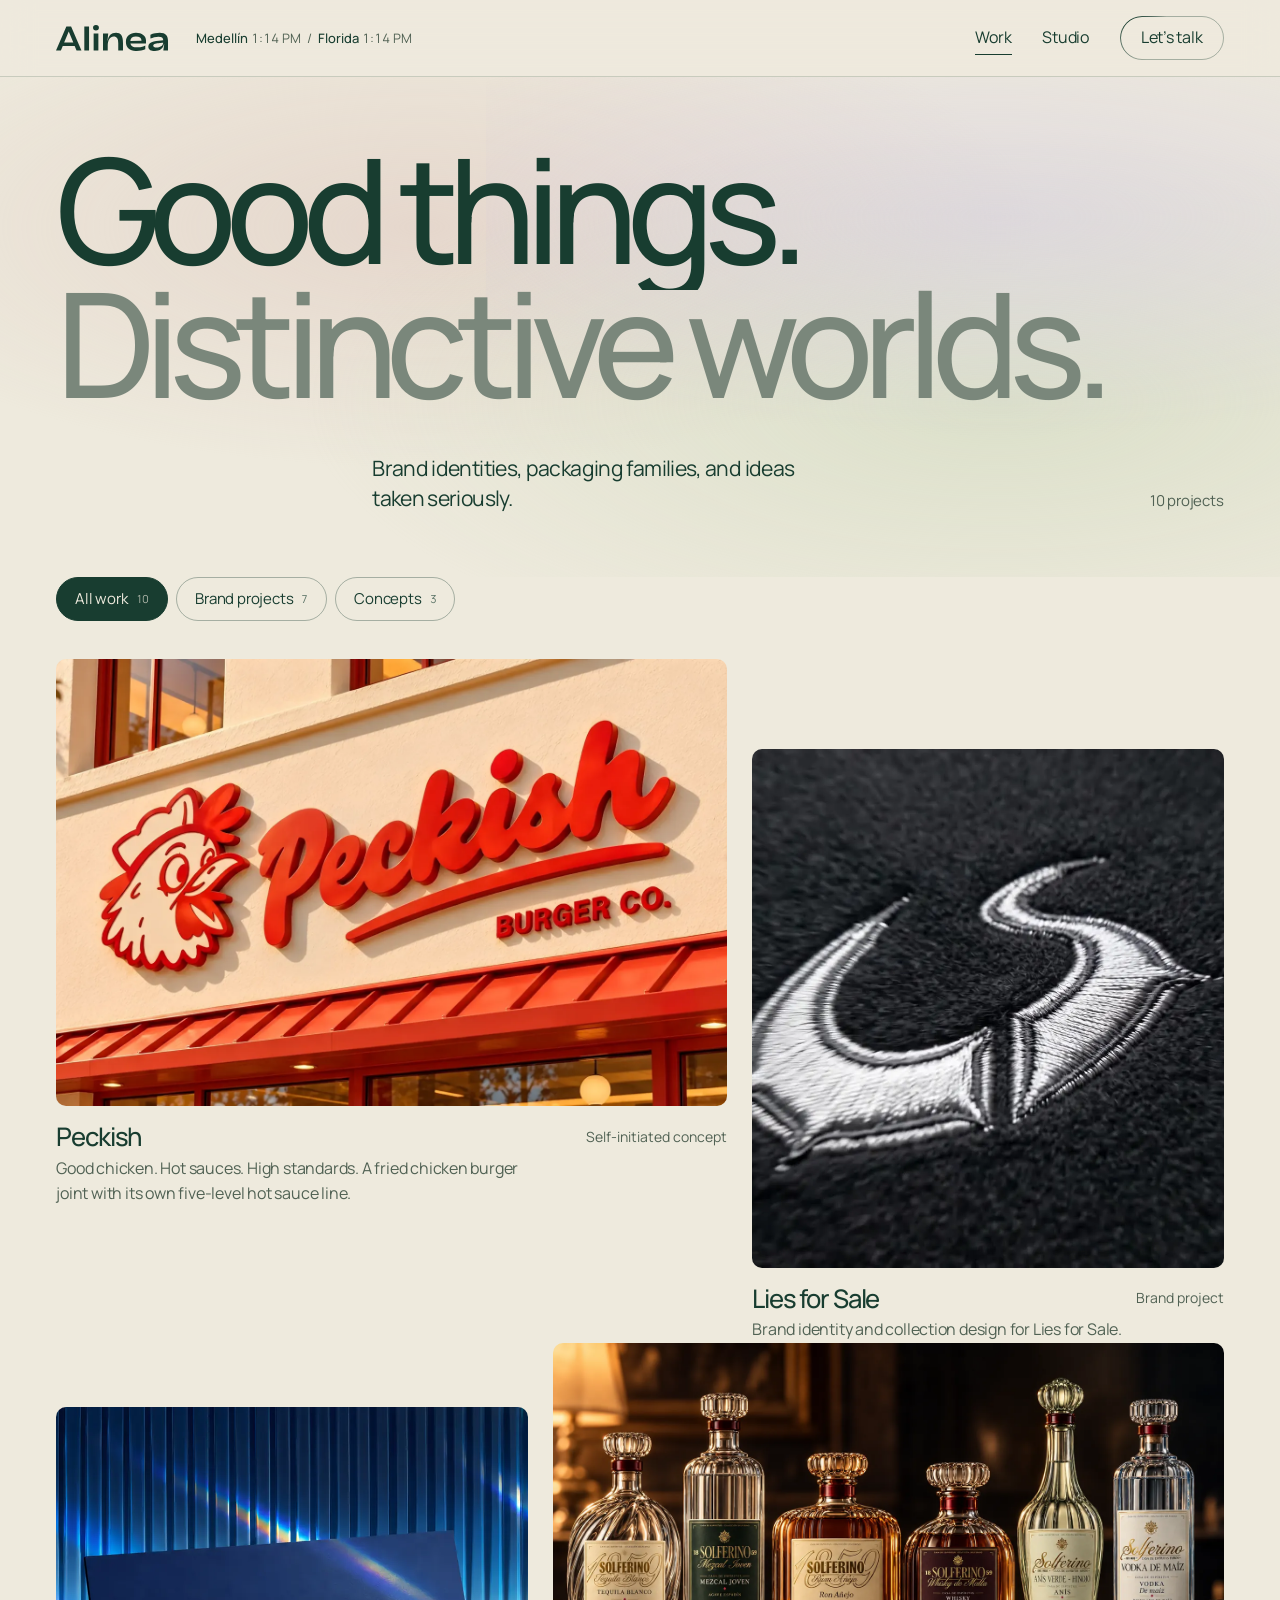
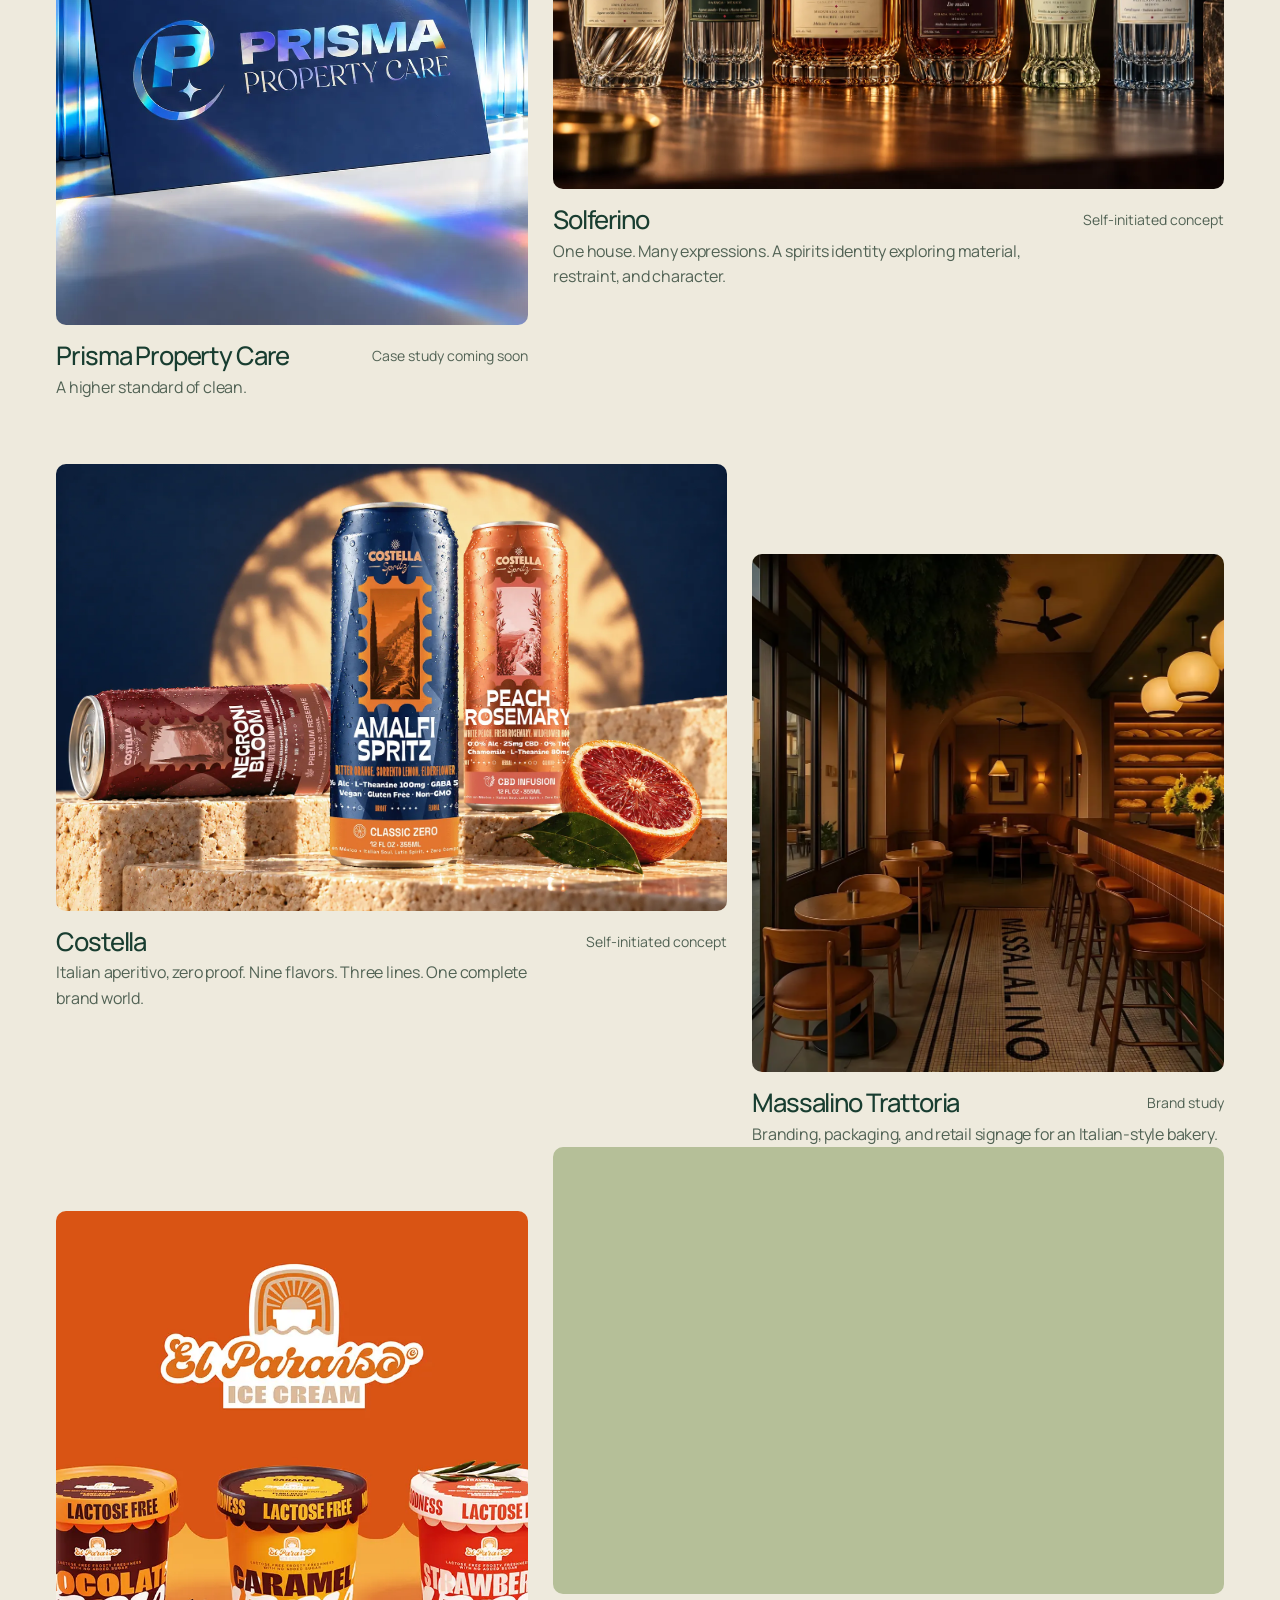
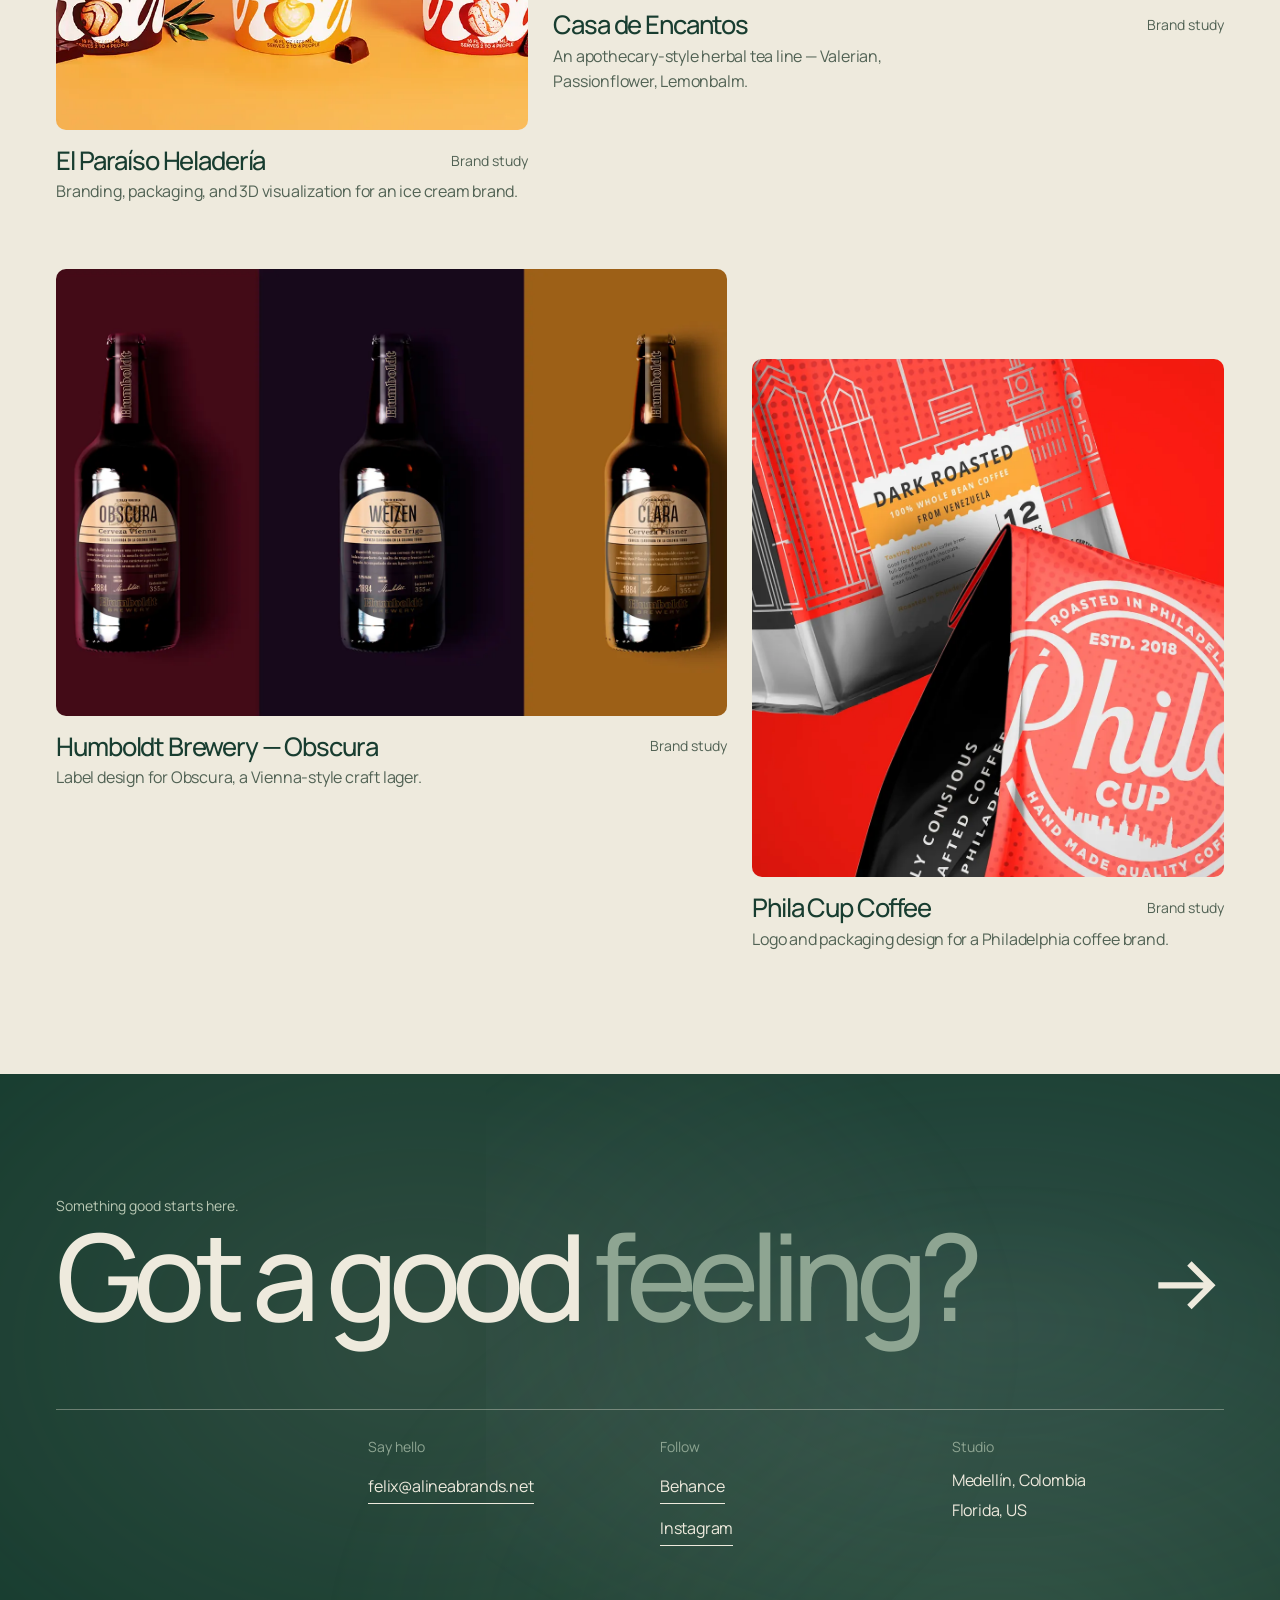
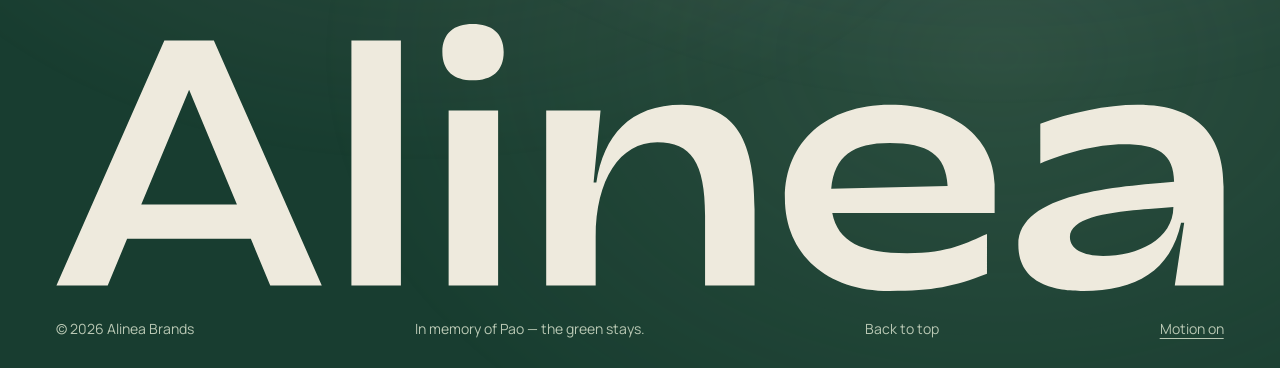
<file: work.html>
<!doctype html>
<html lang="en">
<head>
<meta charset="utf-8">
<meta name="viewport" content="width=device-width,initial-scale=1">
<title>Work — Alinea Brands</title>
<meta name="description" content="Brand identities, packaging families and self-initiated concepts from Alinea Brands.">
<meta name="theme-color" content="#183d30">
<meta property="og:title" content="Work — Alinea Brands">
<meta property="og:description" content="Brand identities, packaging families and self-initiated concepts from Alinea Brands.">
<meta property="og:image" content="https://alineabrands.net/images/covers/costella.webp">
<meta property="og:type" content="website">
<meta name="twitter:card" content="summary_large_image">
<link rel="icon" href="alinea-icon.svg" type="image/svg+xml">
<link rel="canonical" href="https://alineabrands.net/work.html">
<link rel="preconnect" href="https://fonts.googleapis.com">
<link rel="preconnect" href="https://fonts.gstatic.com" crossorigin>
<link href="https://fonts.googleapis.com/css2?family=Manrope:wght@400;500;600;700&display=swap" rel="stylesheet">
<link rel="stylesheet" href="styles.css?v=20261115">
<script>
  (function () {
    var off = matchMedia('(prefers-reduced-motion: reduce)').matches;
    try { off = off || localStorage.getItem('alinea-motion') === 'off'; } catch (e) {}
    var d = document.documentElement; d.dataset.motion = off ? 'off' : 'on'; if (!off) d.classList.add('motion');
  })();
</script>
</head>
<body data-page="work">
<a class="skip" href="#main">Skip to content</a>
<div class="progress" aria-hidden="true"></div>

<header class="nav">
  <a class="logo" href="index.html" aria-label="Alinea Brands home"><span class="wordmark"></span></a>
  <p class="nav-clock" id="clock" aria-hidden="true"></p>
  <nav id="navigation" aria-label="Main navigation">
    <a href="work.html" data-page="work">Work</a>
    <a href="studio.html" data-page="studio">Studio</a>
    <a class="nav-cta trace" href="contact.html" data-page="contact">Let’s talk</a>
  </nav>
  <button class="menu-toggle" type="button" aria-expanded="false" aria-controls="navigation" aria-label="Open navigation">Menu <svg viewBox="0 0 24 24" fill="none" aria-hidden="true"><path d="M3 8h18M3 16h18" stroke="currentColor" stroke-width="1.5"/></svg></button>
</header>

<main id="main">
<section class="page-intro">
    <div class="wash" aria-hidden="true"><i></i><i></i><i></i></div>
    <div class="wrap">
      <h1 class="mega"><span class="ln" style="--i:0"><span>Good things.</span></span><span class="ln" style="--i:1"><span><em>Distinctive worlds.</em></span></span></h1>
      <div class="page-intro-bottom"><p class="lede">Brand identities, packaging families, and ideas taken seriously.</p><span id="collectionCount" aria-live="polite"></span></div>
    </div>
  </section>
  <section class="band is-flush-top">
    <div class="wrap">
      <div class="filters" role="group" aria-label="Filter projects">
        <button type="button" data-filter="all" aria-pressed="true">All work <sup></sup></button>
        <button type="button" data-filter="portfolio" aria-pressed="false">Brand projects <sup></sup></button>
        <button type="button" data-filter="concept" aria-pressed="false">Concepts <sup></sup></button>
      </div>
      <div class="cards" id="projectGrid"></div>
      <noscript><p class="body">Explore the studio’s work on <a class="link" href="https://www.behance.net/alineabrands">Behance</a>.</p></noscript>
    </div>
  </section>
</main>

<footer class="footer on-green" data-reveal>
  <div class="wash" aria-hidden="true"><i></i><i></i><i></i></div>
  <div class="wrap">
    <p class="note">Something good starts here.</p>
    <a class="footer-cta" href="contact.html"><span>Got a good <em>feeling?</em></span><svg viewBox="0 0 24 24" fill="none" aria-hidden="true" focusable="false"><path d="M3 12H20M13 5L20 12L13 19" stroke="currentColor" stroke-width="2"/></svg></a>
    <div class="footer-cols">
      <div><p class="note">Say hello</p><a class="link" href="mailto:felix@alineabrands.net">felix@alineabrands.net</a></div>
      <div><p class="note">Follow</p><a class="link" href="https://www.behance.net/alineabrands" target="_blank" rel="noopener">Behance</a><a class="link" href="https://www.instagram.com/alineabrands/" target="_blank" rel="noopener">Instagram</a></div>
      <div><p class="note">Studio</p><span>Medellín, Colombia</span><span>Florida, US</span></div>
    </div>
    <div class="footer-mark"><span class="wordmark" role="img" aria-label="Alinea"></span></div>
    <div class="footer-bottom">
      <span>© <span class="js-year">2026</span> Alinea Brands</span>
      <span>In memory of Pao — the green stays.</span>
      <a href="#main">Back to top</a>
    </div>
  </div>
</footer>

<script src="data.js?v=20261115"></script>
<script src="script.js?v=20261115"></script>
</body>
</html>
</file>
<file: styles.css>
/* ============================================================
   ALINEA BRANDS — v4
   Palette: studio green, cream and lime (unchanged).
   Type: Manrope only, as before.
   Layout idea: an "alinea" is the indent that opens a paragraph.
   Headings sit on the margin; the copy that follows is indented
   to the same column on every page (--indent).
   ============================================================ */

@property --spin { syntax: '<angle>'; inherits: false; initial-value: 0deg; }
@view-transition { navigation: auto; }

:root {
  --cream: #eeeadd;
  --cream-2: #e4dfcf;
  --green: #183d30;
  --green-2: #20503f;
  --lime: #d3e58c;
  --clay: #ddc4bc;

  --bg: var(--cream);
  --bg-2: var(--cream-2);
  --ink: #183d30;
  --ink-2: #516254;
  --ink-3: #7a877b;
  --line: rgba(24, 61, 48, .18);
  --line-2: rgba(24, 61, 48, .34);
  --accent: #183d30;
  --on-accent: #eeeadd;

  --gutter: clamp(20px, 4.4vw, 72px);
  --indent: 25%;
  --pad: clamp(76px, 9.5vw, 160px);
  --ease: cubic-bezier(.16, 1, .3, 1);
  --r: 10px;
  font-family: Manrope, Arial, sans-serif;
}
/* Green fields re-declare the tokens; everything inside follows. */
.on-green {
  --bg: var(--green); --bg-2: var(--green-2);
  --ink: #eeeadd; --ink-2: #b9c8b4; --ink-3: #8ea592;
  --line: rgba(238, 234, 221, .18); --line-2: rgba(238, 234, 221, .36);
  --accent: var(--lime); --on-accent: #183d30;
}

*, *::before, *::after { box-sizing: border-box; }
html { scroll-behavior: smooth; scroll-padding-top: 96px; -webkit-text-size-adjust: 100%; }
body { margin: 0; background: var(--bg); color: var(--ink); font-size: 17px; line-height: 1.6; letter-spacing: -.012em; -webkit-font-smoothing: antialiased; overflow-x: clip; isolation: isolate; }
h1, h2, h3, h4, p, ul, ol, dl, dd, figure, fieldset { margin: 0; padding: 0; }
ul, ol { list-style: none; }
fieldset { border: 0; min-width: 0; }
img, video { display: block; max-width: 100%; }
a { color: inherit; text-decoration: none; }
button, input, textarea, select { font: inherit; color: inherit; letter-spacing: inherit; }
button { background: none; border: 0; padding: 0; cursor: pointer; text-align: left; }
button, a, summary { touch-action: manipulation; }
h1, h2, h3, h4 { font-weight: 500; text-wrap: balance; }
p { text-wrap: pretty; }
em { font-style: normal; color: var(--ink-3); }
::selection { background: var(--green); color: var(--cream); }
:focus-visible { outline: 2px solid var(--ink); outline-offset: 4px; border-radius: 4px; }
[hidden] { display: none !important; }
.sr-only { position: absolute; width: 1px; height: 1px; overflow: hidden; clip-path: inset(50%); white-space: nowrap; }

.skip { position: fixed; top: 10px; left: 10px; z-index: 500; padding: 12px 18px; border-radius: 8px; background: var(--green); color: var(--cream); transform: translateY(-220%); }
.skip:focus { transform: none; }
.progress { position: fixed; inset: 0 0 auto 0; height: 2px; z-index: 400; background: var(--green); transform: scaleX(var(--progress, 0)); transform-origin: left; }

/* ─── TYPE ROLES ──────────────────────────────────────────── */
.mega { font-size: clamp(50px, 11.4vw, 212px); line-height: .92; letter-spacing: -.075em; font-weight: 500; }
.h-xl { font-size: clamp(40px, 6.4vw, 112px); line-height: .98; letter-spacing: -.065em; }
.h-lg { font-size: clamp(32px, 4.2vw, 72px); line-height: 1.02; letter-spacing: -.055em; }
.h-md { font-size: clamp(22px, 2vw, 32px); line-height: 1.15; letter-spacing: -.04em; }
.lede { font-size: clamp(19px, 1.65vw, 27px); line-height: 1.42; letter-spacing: -.03em; max-width: 34ch; }
.body { color: var(--ink-2); max-width: 58ch; }
.note { font-size: 14px; color: var(--ink-2); letter-spacing: 0; }

/* ─── LAYOUT ──────────────────────────────────────────────── */
.wrap { padding-inline: var(--gutter); }
.band { position: relative; background: var(--bg); color: var(--ink); padding-block: var(--pad); }
.band.is-tight { padding-block: clamp(48px, 5vw, 84px); }
.band.is-flush-top { padding-top: 0; }
.indent { margin-left: var(--indent); }
.head { display: grid; grid-template-columns: minmax(0, 1fr) auto; align-items: end; gap: 24px 48px; margin-bottom: clamp(36px, 4.4vw, 72px); }
.head > p { max-width: 36ch; color: var(--ink-2); }
/* A rule that draws itself across the page when the section arrives. */
.rule { display: block; height: 1px; background: var(--line-2); transform-origin: left; margin-bottom: clamp(24px, 2.6vw, 40px); }
.motion .rule { transform: scaleX(0); transition: transform 1.5s var(--ease); }
.motion .in .rule, .motion .rule.in { transform: scaleX(1); }

/* ─── BUTTONS + LINKS ─────────────────────────────────────── */
.pill { position: relative; display: inline-flex; align-items: center; gap: 12px; min-height: 52px; padding: 0 24px; border-radius: 100px; background: var(--accent); color: var(--on-accent); font-size: 16px; font-weight: 500; white-space: nowrap; overflow: hidden; isolation: isolate; transition: transform .5s var(--ease), color .35s; }
.pill::after { content: ''; position: absolute; inset: 0; z-index: -1; border-radius: inherit; background: var(--lime); transform: translateY(102%); transition: transform .55s var(--ease); }
.on-green .pill::after { background: var(--cream); }
.pill.is-line { background: none; color: var(--ink); border: 1px solid var(--line-2); }
.pill.is-line::after { background: var(--ink); }
.pill svg { width: 17px; height: 17px; flex-shrink: 0; transition: transform .5s var(--ease); }
.pill:active { transform: scale(.97); }
@media (hover: hover) {
  .pill:hover { color: var(--green); }
  .pill:hover::after { transform: none; }
  .pill.is-line:hover { color: var(--bg); }
  .pill:hover svg { transform: translateX(4px); }
}
.link { position: relative; display: inline-flex; align-items: center; gap: 10px; padding: 6px 0; font-size: 16px; }
.link::after { content: ''; position: absolute; left: 0; right: 0; bottom: 2px; height: 1px; background: currentColor; transform-origin: left; }
.link svg { width: 15px; height: 15px; transition: transform .5s var(--ease); }
@media (hover: hover) {
  .link:hover::after { animation: redraw .8s var(--ease); }
  .link:hover svg { transform: translateX(4px); }
}
@keyframes redraw { 0% { transform: scaleX(1); transform-origin: right; } 49% { transform: scaleX(0); transform-origin: right; } 50% { transform: scaleX(0); transform-origin: left; } 100% { transform: scaleX(1); transform-origin: left; } }
.arrow-back { transform: rotate(180deg); }
.arrow-up { transform: rotate(-90deg); }

/* Travelling light on a border. */
.trace { position: relative; }
.trace::before { content: ''; position: absolute; inset: -1px; padding: 1px; border-radius: inherit; pointer-events: none; background: conic-gradient(from var(--spin), transparent 0 64%, var(--trace, var(--lime)) 82%, transparent 96%); -webkit-mask: linear-gradient(#000 0 0) content-box, linear-gradient(#000 0 0); -webkit-mask-composite: xor; mask-composite: exclude; animation: spin 6s linear infinite; }
@keyframes spin { to { --spin: 360deg; } }

/* The wordmark is drawn as a mask so it takes the ink colour of its field. */
.wordmark { display: block; aspect-ratio: 900 / 206; background: currentColor; -webkit-mask: url(alinea-wordmark.svg) center / contain no-repeat; mask: url(alinea-wordmark.svg) center / contain no-repeat; }

/* ─── NAV ─────────────────────────────────────────────────── */
.nav { position: sticky; top: 0; z-index: 300; display: flex; align-items: center; gap: 28px; padding: 16px var(--gutter); background: color-mix(in srgb, var(--cream) 82%, transparent); -webkit-backdrop-filter: blur(16px) saturate(1.2); backdrop-filter: blur(16px) saturate(1.2); border-bottom: 1px solid var(--line); transition: transform .6s var(--ease); view-transition-name: nav; }
.nav.is-away { transform: translateY(-101%); }
.logo { flex-shrink: 0; width: 112px; }
.nav-clock { margin-right: auto; font-size: 13px; color: var(--ink-2); font-variant-numeric: tabular-nums; letter-spacing: 0; white-space: nowrap; }
.nav-clock b { font-weight: 500; color: var(--ink); }
.nav nav { display: flex; align-items: center; gap: clamp(18px, 2.4vw, 36px); font-size: 16px; }
.nav nav a:not(.nav-cta) { position: relative; padding: 8px 0; }
.nav nav a:not(.nav-cta)::after { content: ''; position: absolute; left: 0; right: 0; bottom: 4px; height: 1px; background: currentColor; transform: scaleX(0); transform-origin: right; transition: transform .5s var(--ease); }
.nav nav a:not(.nav-cta):hover::after, .nav nav a[aria-current]::after { transform: scaleX(1); transform-origin: left; }
.nav-cta { display: inline-flex; align-items: center; min-height: 44px; padding: 0 20px; border-radius: 100px; border: 1px solid var(--line-2); --trace: var(--green); transition: background-color .35s, color .35s; }
.nav-cta:hover, .nav-cta[aria-current] { background: var(--green); color: var(--cream); }
.menu-toggle { display: none; align-items: center; gap: 10px; min-height: 44px; font-size: 15px; }
.menu-toggle svg { width: 22px; height: 22px; }

/* ─── AMBIENT WASH ────────────────────────────────────────── */
.wash { position: absolute; inset: 0; overflow: hidden; z-index: -1; pointer-events: none; }
.wash i { position: absolute; left: -12%; top: -15%; width: 100%; height: 100%; opacity: .5; background: radial-gradient(ellipse at 45% 45%, var(--clay) 0%, transparent 62%); animation: drift var(--t, 75s) ease-in-out var(--d, 0s) infinite alternate; will-change: transform; }
.wash i:nth-child(2) { left: 18%; top: 5%; background: radial-gradient(ellipse at 60% 60%, #c9d6b7 0%, transparent 64%); animation-direction: alternate-reverse; }
.wash i:nth-child(3) { left: 38%; top: -22%; background: radial-gradient(ellipse at 40% 50%, #d3cbe2 0%, transparent 62%); }
.on-green .wash i { opacity: .12; }
@keyframes drift { from { transform: translate(var(--x1, -15%), var(--y1, -12%)); } to { transform: translate(var(--x2, 20%), var(--y2, 22%)) scale(1.15); } }
[data-motion='off'] .wash i, [data-paused] .wash i { animation-play-state: paused; }

/* ─── HOME HERO ───────────────────────────────────────────── */
.hero { position: relative; isolation: isolate; padding: clamp(28px, 3vw, 48px) 0 clamp(24px, 2.4vw, 40px); }
.hero-top { display: flex; justify-content: space-between; gap: 20px; font-size: 14px; color: var(--ink-2); margin-bottom: clamp(26px, 3.6vw, 60px); }
.mega .ln { display: block; overflow: hidden; padding-bottom: .1em; margin-bottom: -.1em; }
.mega .ln > span { display: block; }
.hero-sub { display: grid; grid-template-columns: var(--indent) minmax(0, 1fr) auto; align-items: end; gap: 24px; margin-top: clamp(26px, 3vw, 52px); }
.hero-sub .lede { grid-column: 2; }
.hero-actions { display: flex; flex-wrap: wrap; gap: 10px; }

/* Four projects share one shelf; the one you point at takes the room. */
.shelf { display: flex; gap: clamp(8px, .9vw, 14px); height: clamp(360px, 58vh, 720px); margin-top: clamp(30px, 3.6vw, 60px); }
.shelf-item { position: relative; flex: 1 1 0; min-width: 0; overflow: hidden; border-radius: var(--r); background: var(--tint, var(--bg-2)); color: #fff; transition: flex-grow .9s var(--ease); }
.shelf-item.is-active { flex-grow: 3.6; }
.shelf-item img, .shelf-item video { position: absolute; inset: 0; width: 100%; height: 100%; object-fit: cover; transition: transform 1.4s var(--ease), filter .8s; }
.shelf-item:not(.is-active) img, .shelf-item:not(.is-active) video { filter: saturate(.75) brightness(.82); }
.shelf-item::after { content: ''; position: absolute; inset: 40% 0 0; background: linear-gradient(transparent, rgba(8, 22, 17, .78)); pointer-events: none; }
.shelf-cap { position: absolute; inset: auto 0 0; z-index: 1; display: grid; grid-template-columns: minmax(0, 1fr) auto; align-items: end; gap: 6px 20px; padding: clamp(14px, 1.6vw, 26px); }
.shelf-cap b { font-size: clamp(19px, 1.9vw, 30px); font-weight: 500; letter-spacing: -.04em; line-height: 1.1; white-space: nowrap; overflow: hidden; text-overflow: ellipsis; min-width: 0; }
.shelf-cap small { grid-column: 1; font-size: 14px; opacity: .82; white-space: nowrap; letter-spacing: 0; }
.shelf-cap p { grid-column: 1; font-size: 15px; line-height: 1.45; max-width: 44ch; opacity: 0; max-height: 0; overflow: hidden; transition: opacity .5s, max-height .8s var(--ease); }
.shelf-go { grid-column: 2; grid-row: 1 / span 3; align-self: end; width: 46px; height: 46px; border-radius: 50%; display: grid; place-items: center; background: var(--cream); color: var(--green); transform: scale(0); transition: transform .6s var(--ease); }
.shelf-go svg { width: 18px; height: 18px; }
.shelf-item.is-active .shelf-cap p { opacity: .9; max-height: 5em; margin-top: 6px; transition-delay: .25s; }
.shelf-item.is-active .shelf-go { transform: none; transition-delay: .2s; }
.shelf-item:not(.is-active) .shelf-cap small { opacity: 0; }
@media (hover: hover) { .shelf-item:hover img, .shelf-item:hover video { transform: scale(1.03); } }
.video-toggle { position: absolute; top: 12px; right: 12px; z-index: 2; min-height: 36px; padding: 0 14px; border-radius: 100px; background: rgba(8, 22, 17, .55); color: #fff; font-size: 13px; -webkit-backdrop-filter: blur(8px); backdrop-filter: blur(8px); opacity: 0; transition: opacity .3s; }
.shelf-item.is-active .video-toggle, .video-toggle:focus-visible { opacity: 1; }

/* One load sequence on the home page. */
.motion .hero .ln > span { transform: translateY(110%); }
.motion .hero .hero-top, .motion .hero .hero-sub, .motion .hero .shelf-item { opacity: 0; transform: translateY(20px); }
.motion .is-loaded .hero .ln > span { transform: none; transition: transform 1.3s var(--ease) calc(var(--i, 0) * .1s); }
.motion .is-loaded .hero .hero-top, .motion .is-loaded .hero .hero-sub, .motion .is-loaded .hero .shelf-item { opacity: 1; transform: none; transition: opacity 1s ease calc(var(--i, 0) * .09s), transform 1.3s var(--ease) calc(var(--i, 0) * .09s), flex-grow .9s var(--ease); }

/* ─── TICKER ──────────────────────────────────────────────── */
.ticker { overflow: hidden; border-block: 1px solid var(--line); padding-block: 16px; font-size: 15px; color: var(--ink-2); }
.ticker-track { display: flex; width: max-content; animation: slide 60s linear infinite; }
.ticker-group { display: flex; flex-shrink: 0; }
.ticker-group span { display: inline-flex; align-items: center; gap: clamp(28px, 3vw, 56px); padding-right: clamp(28px, 3vw, 56px); white-space: nowrap; }
.ticker-group span::after { content: ''; width: 6px; height: 6px; border-radius: 50%; background: var(--line-2); }
.ticker:hover .ticker-track, [data-motion='off'] .ticker-track, [data-paused] .ticker-track { animation-play-state: paused; }
@keyframes slide { to { transform: translateX(-50%); } }

/* ─── POINT OF VIEW ───────────────────────────────────────── */
.pov-body { display: grid; grid-template-columns: minmax(0, 1.5fr) minmax(0, 1fr); gap: 32px 8%; align-items: end; }
.pov-body > div { display: flex; flex-direction: column; align-items: flex-start; gap: 20px; }

/* ─── PROJECT INDEX (rows) ────────────────────────────────── */
.index { border-top: 1px solid var(--line-2); }
.row { position: relative; display: grid; grid-template-columns: var(--indent) minmax(0, 1fr) minmax(0, .5fr) 60px; align-items: center; gap: 0 20px; padding: clamp(16px, 1.7vw, 28px) 0; border-bottom: 1px solid var(--line); transition: padding .7s var(--ease), color .3s; }
.row-kind { font-size: 14px; color: var(--ink-2); letter-spacing: 0; }
.row-name { font-size: clamp(26px, 3.7vw, 64px); font-weight: 500; letter-spacing: -.055em; line-height: 1.05; }
.row-sector { font-size: 15px; color: var(--ink-2); }
.row-go { justify-self: end; width: 44px; height: 44px; border-radius: 50%; display: grid; place-items: center; border: 1px solid var(--line-2); transition: background-color .35s, color .35s, transform .6s var(--ease); }
.row-go svg { width: 17px; height: 17px; }
.row-thumb { display: none; }
@media (hover: hover) {
  .index:hover .row:not(:hover) { color: var(--ink-3); }
  .row:hover { padding-left: clamp(14px, 1.6vw, 28px); }
  .row:hover .row-go { background: var(--ink); color: var(--bg); transform: rotate(-45deg); }
}
/* The preview that follows the pointer along the index. */
.peek { position: fixed; left: 0; top: 0; z-index: 200; width: clamp(240px, 24vw, 400px); aspect-ratio: 4 / 3; border-radius: var(--r); overflow: hidden; pointer-events: none; background: var(--cream-2); opacity: 0; transform: translate(var(--px, 0), var(--py, 0)) scale(.9) rotate(var(--pr, 0deg)); transition: opacity .35s, scale .5s var(--ease); box-shadow: 0 30px 60px -24px rgba(12, 34, 26, .5); will-change: transform; }
.peek.is-on { opacity: 1; }
.peek img { position: absolute; inset: 0; width: 100%; height: 100%; object-fit: cover; opacity: 0; transition: opacity .35s; }
.peek img.is-on { opacity: 1; }

/* ─── FEATURE (Solferino) ─────────────────────────────────── */
.feature-grid { display: grid; grid-template-columns: minmax(0, .8fr) minmax(0, 1.2fr); gap: 40px 7%; align-items: center; }
.feature-copy { display: flex; flex-direction: column; align-items: flex-start; gap: 20px; }
.feature-copy .lede { color: var(--accent); }
.feature-copy h2 { font-size: clamp(38px, 4.6vw, 80px); }
.feature-art { display: block; overflow: hidden; border-radius: var(--r); }
.feature-art img { width: 100%; aspect-ratio: 3 / 2; object-fit: cover; transition: transform 1.6s var(--ease); }
.feature-art:hover img { transform: scale(1.04); }

/* ─── DISCLOSURE LISTS (services, FAQ, stages) ────────────── */
.list details { border-top: 1px solid var(--line-2); }
.list details:last-child { border-bottom: 1px solid var(--line-2); }
.list summary { display: grid; grid-template-columns: var(--indent) minmax(0, 1fr) auto; align-items: center; gap: 0 20px; padding: clamp(20px, 2vw, 32px) 0; cursor: pointer; list-style: none; font-size: clamp(24px, 2.9vw, 48px); font-weight: 500; letter-spacing: -.05em; line-height: 1.1; transition: padding .6s var(--ease); }
.list summary::-webkit-details-marker { display: none; }
.list summary > span:first-child { font-size: 14px; font-weight: 400; color: var(--ink-2); letter-spacing: 0; }
.list summary svg { width: 24px; height: 24px; transition: transform .5s var(--ease); }
.list details[open] summary svg { transform: rotate(45deg); }
@media (hover: hover) { .list summary:hover { padding-left: 14px; } }
.list details > div { display: grid; grid-template-columns: minmax(0, 1.2fr) minmax(0, 1fr); gap: 16px 48px; margin-left: var(--indent); padding: 0 0 clamp(26px, 2.6vw, 42px); color: var(--ink-2); }
.list details > div p { max-width: 50ch; }
.list details > div > span { font-size: 15px; }
.motion .list details[open] > div { animation: open .6s var(--ease); }
@keyframes open { from { opacity: 0; transform: translateY(-8px); } }

/* ─── SCOPE ENTRY CARDS ───────────────────────────────────── */
.entries { display: grid; grid-template-columns: repeat(3, 1fr); gap: clamp(10px, 1.1vw, 18px); }
.entry { position: relative; display: flex; flex-direction: column; justify-content: space-between; gap: clamp(60px, 8vw, 140px); padding: clamp(20px, 2vw, 32px); border-radius: var(--r); border: 1px solid var(--line-2); overflow: hidden; isolation: isolate; transition: color .4s; }
.entry::after { content: ''; position: absolute; inset: 0; z-index: -1; background: var(--green); transform: translateY(101%); transition: transform .7s var(--ease); }
.entry > span { font-size: 14px; color: var(--ink-2); transition: color .4s; }
.entry b { display: block; font-size: clamp(24px, 2.4vw, 40px); font-weight: 500; letter-spacing: -.05em; line-height: 1.08; }
.entry small { display: flex; align-items: center; justify-content: space-between; gap: 12px; margin-top: 12px; font-size: 15px; letter-spacing: 0; }
.entry small svg { width: 18px; height: 18px; transition: transform .6s var(--ease); }
@media (hover: hover) {
  .entry:hover { color: var(--cream); }
  .entry:hover > span { color: var(--lime); }
  .entry:hover::after { transform: none; }
  .entry:hover small svg { transform: translateX(6px); }
}

/* ─── PAGE INTROS ─────────────────────────────────────────── */
.page-intro { position: relative; isolation: isolate; padding: clamp(40px, 5vw, 90px) 0 clamp(40px, 5vw, 80px); }
.page-intro-bottom { display: grid; grid-template-columns: var(--indent) minmax(0, 1fr) auto; align-items: end; gap: 24px; margin-top: clamp(28px, 3.4vw, 56px); }
.page-intro-bottom > :first-child { grid-column: 2; }
.page-intro-bottom > span { font-size: 15px; color: var(--ink-2); text-align: right; }
.motion .page-intro .ln > span { transform: translateY(110%); }
.motion .is-loaded .page-intro .ln > span { transform: none; transition: transform 1.3s var(--ease) calc(var(--i, 0) * .1s); }

/* ─── WORK GRID ───────────────────────────────────────────── */
.filters { display: flex; flex-wrap: wrap; gap: 8px; margin-bottom: clamp(28px, 3vw, 48px); }
.filters button { display: inline-flex; align-items: center; gap: 8px; min-height: 44px; padding: 0 18px; border-radius: 100px; border: 1px solid var(--line-2); font-size: 15px; transition: background-color .3s, color .3s, border-color .3s; }
.filters sup { font-size: 11px; opacity: .7; font-variant-numeric: tabular-nums; }
.filters button:hover { border-color: var(--ink); }
.filters button[aria-pressed='true'] { background: var(--ink); color: var(--bg); border-color: var(--ink); }
.cards { display: grid; grid-template-columns: repeat(12, minmax(0, 1fr)); gap: clamp(44px, 5vw, 90px) clamp(16px, 2vw, 32px); align-items: start; }
.card { grid-column: span 6; display: block; }
.card:nth-child(4n+1) { grid-column: span 7; }
.card:nth-child(4n+2) { grid-column: span 5; margin-top: clamp(40px, 7vw, 130px); }
.card:nth-child(4n+3) { grid-column: span 5; }
.card:nth-child(4n+4) { grid-column: span 7; margin-top: clamp(-90px, -5vw, -30px); }
.card-media { position: relative; display: block; overflow: hidden; border-radius: var(--r); aspect-ratio: 3 / 2; background: var(--tint, var(--bg-2)); }
.card:nth-child(4n+2) .card-media, .card:nth-child(4n+3) .card-media { aspect-ratio: 4 / 4.4; }
.card-media img, .card-media video { width: 100%; height: 100%; object-fit: cover; transition: transform 1.4s var(--ease); }
.card-go { position: absolute; right: 14px; bottom: 14px; width: 48px; height: 48px; border-radius: 50%; display: grid; place-items: center; background: var(--cream); color: var(--green); transform: scale(0); transition: transform .6s var(--ease); }
.card-go svg { width: 18px; height: 18px; }
.card-info { display: grid; grid-template-columns: minmax(0, 1fr) auto; gap: 4px 20px; margin-top: 16px; }
.card-info b { font-size: clamp(22px, 2vw, 32px); font-weight: 500; letter-spacing: -.045em; line-height: 1.15; }
.card-info small { align-self: center; font-size: 14px; color: var(--ink-2); letter-spacing: 0; text-align: right; }
.card-info p { grid-column: 1 / -1; color: var(--ink-2); max-width: 48ch; font-size: 16px; }
@media (hover: hover) {
  .card:hover .card-media img, .card:hover .card-media video { transform: scale(1.045); }
  .card:hover .card-go, .card:focus-visible .card-go { transform: none; }
}
.motion .cards.is-swapping .card { animation: card-in .7s var(--ease) backwards; animation-delay: calc(var(--i, 0) * 60ms); }
@keyframes card-in { from { opacity: 0; transform: translateY(22px); } }
.image-fallback { display: grid; place-items: center; width: 100%; height: 100%; min-height: 120px; padding: 20px; text-align: center; font-size: 15px; color: var(--green); background: var(--tint, var(--cream-2)); }

/* ─── CASE STUDY ──────────────────────────────────────────── */
.case-head { padding: clamp(28px, 3vw, 50px) 0 0; }
.case-title { display: grid; grid-template-columns: minmax(0, 1fr) minmax(0, .42fr); align-items: end; gap: 24px 6%; margin: clamp(22px, 2.6vw, 40px) 0 clamp(26px, 3vw, 48px); }
.case-title .note { display: block; margin-bottom: 14px; }
.case-title .lede { justify-self: end; }
.case-actions { display: flex; flex-wrap: wrap; align-items: center; gap: 12px 20px; margin-bottom: clamp(26px, 3vw, 48px); }
.case-cover { overflow: hidden; border-radius: var(--r); background: var(--tint, var(--bg-2)); }
.case-cover img, .case-cover video { width: 100%; max-height: 86vh; object-fit: cover; }
.motion .case-cover img, .motion .case-cover video { animation: unveil 1.6s var(--ease) both; }
@keyframes unveil { from { transform: scale(1.12); opacity: .4; } }
.case-story { display: grid; grid-template-columns: var(--indent) minmax(0, 1fr); gap: 40px 0; align-items: start; }
.case-facts { position: sticky; top: 100px; padding-right: 28px; display: flex; flex-direction: column; gap: 18px; align-items: flex-start; }
.case-facts dt { font-size: 14px; color: var(--ink-3); letter-spacing: 0; }
.case-facts dd { font-size: 15px; line-height: 1.5; margin-bottom: 14px; }
.case-lead { font-size: clamp(22px, 2.4vw, 40px); line-height: 1.24; letter-spacing: -.04em; max-width: 26em; margin-bottom: clamp(36px, 4vw, 64px); }
.story-part { display: grid; grid-template-columns: minmax(0, .55fr) minmax(0, 1fr); gap: 12px 40px; padding: clamp(22px, 2.2vw, 34px) 0; border-top: 1px solid var(--line); }
.story-part p, .story-part ul { color: var(--ink-2); max-width: 54ch; }
.story-part li { position: relative; padding-left: 18px; margin-bottom: 6px; }
.story-part li::before { content: ''; position: absolute; left: 0; top: .78em; width: 8px; height: 1px; background: currentColor; }
.gallery { display: grid; grid-template-columns: repeat(2, minmax(0, 1fr)); gap: clamp(10px, 1.2vw, 20px); }
.gallery .shot:nth-child(3n+1) { grid-column: 1 / -1; }
.shot { position: relative; display: block; width: 100%; overflow: hidden; border-radius: var(--r); background: var(--bg-2); cursor: zoom-in; }
.shot img { width: 100%; height: 100%; object-fit: cover; transition: transform 1.4s var(--ease); }
.gallery .shot img { aspect-ratio: auto; }
.shot > span { position: absolute; right: 12px; bottom: 12px; width: 42px; height: 42px; border-radius: 50%; display: grid; place-items: center; background: var(--cream); color: var(--green); transform: scale(0); transition: transform .5s var(--ease); }
.shot > span svg { width: 18px; height: 18px; }
@media (hover: hover) { .shot:hover img { transform: scale(1.03); } .shot:hover > span, .shot:focus-visible > span { transform: none; } }
.chapter { padding-block: clamp(50px, 6vw, 100px); }
.chapter header { display: grid; grid-template-columns: var(--indent) minmax(0, 1fr) minmax(0, .8fr); gap: 16px 20px; align-items: end; margin-bottom: clamp(26px, 3vw, 48px); }
.chapter header .note { align-self: start; padding-top: 10px; }
.chapter header p:last-child { color: var(--ink-2); max-width: 46ch; }
.plates { display: flex; flex-direction: column; gap: clamp(10px, 1.2vw, 20px); }
.plate { display: grid; gap: clamp(10px, 1.2vw, 20px); grid-template-columns: repeat(var(--cols, 1), minmax(0, 1fr)); }
.plate figcaption { font-size: 13px; color: var(--ink-3); margin-top: 8px; letter-spacing: 0; }
.case-end { text-align: center; display: flex; flex-direction: column; align-items: center; gap: 22px; }
.case-end div { display: flex; flex-wrap: wrap; justify-content: center; gap: 10px; }
.next { display: grid; grid-template-columns: var(--indent) minmax(0, 1fr) auto; align-items: center; gap: 20px; }
.next-name { font-size: clamp(44px, 9vw, 168px); font-weight: 500; letter-spacing: -.075em; line-height: .95; }
.next svg { width: clamp(40px, 6vw, 110px); height: clamp(40px, 6vw, 110px); transition: transform .8s var(--ease); }
.next:hover svg { transform: translateX(14%); }
.next-thumb { width: 100%; max-width: 220px; aspect-ratio: 4 / 3; object-fit: cover; border-radius: var(--r); transition: transform .9s var(--ease); }
.next:hover .next-thumb { transform: rotate(-4deg) scale(1.06); }

.lightbox { width: 100vw; height: 100dvh; max-width: none; max-height: none; margin: 0; padding: 0; border: 0; background: rgba(10, 26, 20, .96); color: var(--cream); }
.lightbox::backdrop { background: rgba(10, 26, 20, .9); }
.lightbox-bar { position: absolute; inset: 0 0 auto 0; z-index: 1; display: flex; align-items: center; justify-content: flex-end; gap: 8px; padding: 12px var(--gutter); }
.lightbox-bar span { margin-right: auto; font-size: 14px; font-variant-numeric: tabular-nums; }
.lightbox-bar button { display: inline-flex; align-items: center; justify-content: center; gap: 8px; min-width: 44px; height: 44px; padding: 0 14px; border-radius: 100px; border: 1px solid rgba(238, 234, 221, .3); font-size: 14px; transition: background-color .3s, color .3s; }
.lightbox-bar button:hover { background: var(--cream); color: var(--green); }
.lightbox-bar svg { width: 17px; height: 17px; }
.lightbox-scroll { height: 100%; overflow: auto; display: grid; place-items: center; padding: 72px var(--gutter) 24px; }
.lightbox-scroll img { max-width: 100%; max-height: calc(100dvh - 100px); width: auto; height: auto; border-radius: 6px; }

/* ─── STUDIO ──────────────────────────────────────────────── */
.team { display: grid; grid-template-columns: repeat(2, minmax(0, 1fr)); gap: clamp(28px, 4vw, 72px) clamp(16px, 2vw, 32px); margin-left: var(--indent); }
.portrait { overflow: hidden; border-radius: var(--r); aspect-ratio: 4 / 5; background: var(--bg-2); }
.portrait img { width: 100%; height: 100%; object-fit: cover; transition: transform 1.6s var(--ease); }
.team article:hover .portrait img { transform: scale(1.04); }
.team-name { display: flex; align-items: baseline; justify-content: space-between; gap: 16px; margin: 16px 0 4px; }
.team-name span { font-size: 15px; color: var(--ink-2); text-align: right; }
.team article > p { color: var(--ink-2); max-width: 42ch; }
.belief { display: grid; grid-template-columns: var(--indent) minmax(0, 1fr); gap: 20px 0; }
.belief .body { margin-top: clamp(22px, 2.4vw, 38px); }

.scope-choices { display: grid; grid-template-columns: repeat(3, 1fr); gap: clamp(8px, 1vw, 16px); }
.scope-choices button { display: flex; flex-direction: column; justify-content: space-between; gap: clamp(40px, 5vw, 90px); padding: clamp(18px, 1.8vw, 28px); border-radius: var(--r); border: 1px solid var(--line-2); transition: background-color .4s, color .4s, border-color .4s; }
.scope-choices span { font-size: 14px; color: var(--ink-2); transition: color .4s; }
.scope-choices strong { font-size: clamp(24px, 2.6vw, 44px); font-weight: 500; letter-spacing: -.05em; line-height: 1.05; }
.scope-choices button:hover { border-color: var(--ink); }
.scope-choices button[aria-pressed='true'] { background: var(--green); color: var(--cream); border-color: var(--green); }
.scope-choices button[aria-pressed='true'] span { color: var(--lime); }
.scope-announcement { position: absolute; width: 1px; height: 1px; overflow: hidden; clip-path: inset(50%); }
.scope-overview { display: grid; grid-template-columns: minmax(0, 1.4fr) minmax(0, 1fr); gap: 32px 8%; margin-top: clamp(40px, 4.6vw, 76px); align-items: start; }
.scope-overview .eyebrow, .eyebrow { font-size: 14px; color: var(--ink-2); letter-spacing: 0; }
.scope-overview h3 { font-size: clamp(32px, 4.2vw, 72px); letter-spacing: -.055em; line-height: 1.02; margin: 10px 0 18px; }
.scope-overview > div:first-child p { color: var(--ink-2); max-width: 50ch; }
.scope-overview .scope-result { color: var(--ink); font-size: clamp(19px, 1.5vw, 24px); letter-spacing: -.03em; margin-top: 14px; }
.scope-range { padding: clamp(20px, 2vw, 30px); border-radius: var(--r); background: var(--lime); color: var(--green); }
.scope-range span { font-size: 14px; }
.scope-range strong { display: block; font-size: clamp(40px, 4.6vw, 80px); font-weight: 500; letter-spacing: -.06em; line-height: 1.05; margin: 6px 0 12px; }
.scope-range p { font-size: 14px; line-height: 1.5; }
.scope-inclusions { display: grid; grid-template-columns: minmax(0, 1fr) minmax(0, 1fr); gap: 28px 8%; margin-top: clamp(36px, 4vw, 64px); padding-top: 26px; border-top: 1px solid var(--line-2); }
.scope-inclusions h4, .timeline-head h4 { font-size: 15px; font-weight: 600; margin-bottom: 10px; }
.scope-inclusions h4:not(:first-child) { margin-top: 22px; }
.scope-inclusions li { position: relative; padding: 10px 0 10px 22px; border-bottom: 1px solid var(--line); }
.scope-inclusions li::before { content: ''; position: absolute; left: 0; top: 1.25em; width: 10px; height: 1px; background: currentColor; }
.scope-inclusions p { color: var(--ink-2); max-width: 48ch; }
.timeline-head { display: flex; align-items: baseline; justify-content: space-between; gap: 20px; margin: clamp(40px, 4.6vw, 72px) 0 14px; }
.timeline-head p { font-size: 14px; color: var(--ink-2); }
.timeline-scroll { overflow-x: auto; }
.scope-timeline { width: 100%; min-width: 640px; border-collapse: collapse; table-layout: fixed; font-size: 14px; }
.scope-timeline th { font-weight: 400; text-align: left; color: var(--ink-2); padding: 10px 6px 10px 0; }
.scope-timeline thead th:first-child, .scope-timeline tbody th { width: 25%; }
.scope-timeline tbody th { color: var(--ink); font-weight: 500; }
.scope-timeline td { padding: 6px 2px; border-left: 1px dashed var(--line); }
.scope-timeline tr { border-top: 1px solid var(--line); }
.timeline-bar { display: block; height: 26px; border-radius: 100px; background: var(--green); transform-origin: left; }
.motion .timeline-bar { animation: grow 1s var(--ease) backwards; }
.motion tr:nth-child(2) .timeline-bar { animation-delay: .1s; } .motion tr:nth-child(3) .timeline-bar { animation-delay: .2s; }
.motion tr:nth-child(4) .timeline-bar { animation-delay: .3s; } .motion tr:nth-child(5) .timeline-bar { animation-delay: .4s; }
.motion tr:nth-child(6) .timeline-bar { animation-delay: .5s; }
@keyframes grow { from { transform: scaleX(0); } }
.timeline-bar.is-buffer, .buffer-key { background: repeating-linear-gradient(135deg, var(--lime) 0 6px, #bfd472 6px 12px); }
.timeline-key { display: flex; align-items: center; gap: 8px; margin-top: 12px; font-size: 13px; color: var(--ink-2); }
.timeline-key span { width: 22px; height: 10px; border-radius: 100px; background: var(--green); }
.timeline-key .buffer-key { margin-left: 14px; }
.stage-details { margin-top: clamp(28px, 3vw, 48px); }
.stage-details details { border-top: 1px solid var(--line-2); }
.stage-details details:last-child { border-bottom: 1px solid var(--line-2); }
.stage-details summary { display: grid; grid-template-columns: 48px minmax(0, 1fr) auto 24px; align-items: center; gap: 16px; padding: 18px 0; cursor: pointer; list-style: none; }
.stage-details summary::-webkit-details-marker { display: none; }
.stage-details summary > span { font-size: 14px; color: var(--ink-2); }
.stage-details summary strong { font-size: clamp(19px, 1.7vw, 26px); font-weight: 500; letter-spacing: -.035em; }
.stage-details summary small { font-size: 14px; color: var(--ink-2); letter-spacing: 0; }
.stage-details summary svg { width: 20px; height: 20px; transition: transform .5s var(--ease); }
.stage-details details[open] summary svg { transform: rotate(45deg); }
.stage-details details > div { display: grid; grid-template-columns: 1fr 1fr; gap: 16px 40px; padding: 0 0 22px 64px; color: var(--ink-2); }
.stage-details details > div span { display: block; font-size: 13px; color: var(--ink-3); margin-bottom: 2px; }
.scope-proof { display: flex; align-items: flex-end; justify-content: space-between; gap: 24px; margin-top: clamp(32px, 3.6vw, 56px); }
.scope-proof p:not(.eyebrow) { font-size: 14px; color: var(--ink-2); max-width: 54ch; margin-top: 8px; }
.text-link { position: relative; display: inline-block; padding: 6px 0; border-bottom: 1px solid currentColor; }

.decisions { display: grid; grid-template-columns: repeat(4, minmax(0, 1fr)); gap: clamp(20px, 2.4vw, 40px); }
.decisions article { padding-top: 18px; border-top: 1px solid var(--line-2); }
.decisions h3 { font-size: clamp(20px, 1.7vw, 26px); letter-spacing: -.035em; line-height: 1.2; margin-bottom: 10px; }
.decisions p { color: var(--ink-2); font-size: 16px; }
.path { --p: 0; position: relative; display: grid; grid-template-columns: repeat(4, 1fr); gap: 0 clamp(16px, 2.4vw, 40px); margin: clamp(56px, 6vw, 100px) 0 clamp(30px, 3vw, 48px); padding-top: 32px; counter-reset: step; }
.path::before, .path::after { content: ''; position: absolute; left: 0; right: 0; top: 6px; height: 1px; background: var(--line-2); }
.path::after { background: var(--green); height: 2px; top: 5.5px; transform: scaleX(var(--p)); transform-origin: left; }
.path li { position: relative; counter-increment: step; }
.path li::before { content: ''; position: absolute; top: -32px; left: 0; width: 13px; height: 13px; border-radius: 50%; background: var(--cream); border: 1px solid var(--line-2); z-index: 1; transition: background-color .5s, border-color .5s, box-shadow .5s; }
.path li.is-on::before { background: var(--green); border-color: var(--green); box-shadow: 0 0 0 6px rgba(211, 229, 140, .7); }
.path b { display: block; font-size: clamp(19px, 1.6vw, 24px); font-weight: 500; letter-spacing: -.035em; }
.path b::before { content: counter(step) '. '; color: var(--ink-3); }
.path span { display: block; color: var(--ink-2); font-size: 15px; margin-top: 4px; }

/* ─── CONTACT ─────────────────────────────────────────────── */
.contact-grid { display: grid; grid-template-columns: minmax(0, .8fr) minmax(0, 1.2fr); gap: 40px 8%; align-items: start; }
.contact-aside { position: sticky; top: 100px; display: flex; flex-direction: column; align-items: flex-start; gap: 20px; }
.form { display: flex; flex-direction: column; gap: 26px; }
.form label, .form legend { display: block; font-size: 14px; color: var(--ink-2); letter-spacing: 0; }
.form legend { margin-bottom: 10px; }
.form input:not([type='checkbox']), .form textarea, .form select { display: block; width: 100%; margin-top: 4px; padding: 12px 0; border: 0; border-bottom: 1px solid var(--line-2); border-radius: 0; background: none; font-size: clamp(19px, 1.6vw, 24px); letter-spacing: -.025em; color: var(--ink); transition: border-color .3s, box-shadow .3s; }
.form textarea { resize: vertical; line-height: 1.45; }
.form ::placeholder { color: var(--ink-3); opacity: 1; }
.form input:focus-visible, .form textarea:focus-visible, .form select:focus-visible { outline: 0; border-color: var(--green); box-shadow: 0 2px 0 var(--green); }
.form-row { display: grid; grid-template-columns: 1fr 1fr; gap: 26px; }
.options { display: flex; flex-wrap: wrap; gap: 8px; }
.options label { position: relative; }
.options input { position: absolute; opacity: 0; inset: 0; cursor: pointer; }
.options span { display: inline-flex; align-items: center; min-height: 46px; padding: 0 18px; border-radius: 100px; border: 1px solid var(--line-2); font-size: 16px; color: var(--ink); transition: background-color .3s, color .3s, border-color .3s; }
.options input:checked + span { background: var(--green); color: var(--cream); border-color: var(--green); }
.options input:focus-visible + span { outline: 2px solid var(--ink); outline-offset: 3px; }
.form-actions { display: flex; flex-wrap: wrap; align-items: center; gap: 12px; }
#formStatus { color: var(--ink); font-size: 15px; }
#briefFallback { font-size: 15px !important; border: 1px solid var(--line-2) !important; padding: 12px !important; border-radius: 8px !important; }
#selectedScope { padding: 20px; border-radius: var(--r); background: var(--lime); color: var(--green); }
#selectedScope h3 { font-size: 26px; letter-spacing: -.04em; margin: 4px 0 6px; }
#selectedScope p { font-size: 15px; }
#selectedScope .eyebrow { color: var(--green); }
#selectedScope a { display: inline-block; margin-top: 10px; font-size: 15px; border-bottom: 1px solid currentColor; }

/* ─── FOOTER ──────────────────────────────────────────────── */
.footer { position: relative; isolation: isolate; overflow: hidden; background: var(--bg); color: var(--ink); padding: var(--pad) 0 28px; }
.footer-cta { display: grid; grid-template-columns: minmax(0, 1fr) auto; align-items: end; gap: 20px; font-size: clamp(46px, 9.4vw, 176px); font-weight: 500; letter-spacing: -.075em; line-height: .95; }
.footer-cta svg { width: .62em; height: .62em; margin-bottom: .08em; transition: transform .9s var(--ease); }
.footer-cta:hover svg { transform: translateX(12%); }
.footer-cta:hover em { color: var(--lime); }
.footer-cta em { transition: color .4s; }
.footer-cols { display: grid; grid-template-columns: var(--indent) repeat(3, minmax(0, 1fr)); gap: 28px 20px; margin-top: clamp(48px, 6vw, 100px); padding-top: 26px; border-top: 1px solid var(--line-2); font-size: 16px; }
.footer-cols > div { display: flex; flex-direction: column; align-items: flex-start; gap: 4px; }
.footer-cols > div:first-child { grid-column: 2; }
.footer-cols .note { margin-bottom: 6px; color: var(--ink-3); }
.footer-mark { margin-top: clamp(48px, 6vw, 100px); overflow: hidden; }
.motion .footer-mark .wordmark { transform: translateY(102%); transition: transform 1.6s var(--ease); }
.motion .footer.in .footer-mark .wordmark { transform: none; }
.footer-bottom { display: flex; flex-wrap: wrap; align-items: center; justify-content: space-between; gap: 12px 28px; margin-top: 26px; font-size: 14px; color: var(--ink-2); letter-spacing: 0; }
.footer-bottom a:hover, .footer-bottom button:hover { color: var(--ink); }
.motion-toggle { text-decoration: underline; text-underline-offset: 4px; }

.error-page { min-height: 62vh; display: flex; flex-direction: column; align-items: flex-start; justify-content: center; gap: 24px; }

/* ─── RESPONSIVE ──────────────────────────────────────────── */
@media (max-width: 1000px) {
  :root { --indent: 16%; }
  .decisions { grid-template-columns: repeat(2, minmax(0, 1fr)); }
  .nav-clock span { display: none; }
}
@media (max-width: 760px) {
  :root { --indent: 0%; }
  body { font-size: 16px; }
  .nav { gap: 14px; padding-block: 12px; }
  .nav-clock { display: none; }
  .logo { margin-right: auto; width: 100px; }
  .menu-toggle { display: inline-flex; }
  .nav nav { position: absolute; left: 0; right: 0; top: 100%; flex-direction: column; align-items: stretch; gap: 0; padding: 8px var(--gutter) 20px; background: var(--cream); border-bottom: 1px solid var(--line); display: none; }
  .nav.menu-open nav { display: flex; }
  .nav nav a:not(.nav-cta) { padding: 14px 0; font-size: 26px; letter-spacing: -.04em; border-bottom: 1px solid var(--line); }
  .nav nav a:not(.nav-cta)::after { display: none; }
  .nav-cta { margin-top: 16px; justify-content: center; min-height: 52px; }
  .hero-top span:last-child { display: none; }
  .hero-sub, .page-intro-bottom { grid-template-columns: 1fr; }
  .hero-sub .lede, .page-intro-bottom > :first-child { grid-column: 1; }
  .page-intro-bottom > span { text-align: left; }
  .shelf { height: auto; overflow-x: auto; scroll-snap-type: x mandatory; margin-inline: calc(-1 * var(--gutter)); padding-inline: var(--gutter); scrollbar-width: none; }
  .shelf::-webkit-scrollbar { display: none; }
  .shelf-item, .shelf-item.is-active { flex: 0 0 78vw; height: 104vw; scroll-snap-align: center; }
  .shelf-item img, .shelf-item video { filter: none !important; }
  .shelf-cap small, .shelf-item:not(.is-active) .shelf-cap small { opacity: .82; }
  .shelf-cap p { display: none; }
  .shelf-go { transform: none; width: 40px; height: 40px; }
  .video-toggle { opacity: 1; }
  .head, .pov-body, .feature-grid, .contact-grid, .case-title, .scope-overview, .scope-inclusions, .belief, .case-story { grid-template-columns: 1fr; }
  .case-title .lede { justify-self: start; }
  .case-facts, .contact-aside { position: static; padding-right: 0; }
  .case-facts dl { display: grid; grid-template-columns: 1fr 1fr; gap: 0 20px; }
  .row { grid-template-columns: 76px minmax(0, 1fr) 40px; gap: 0 14px; padding: 12px 0; }
  .row-thumb { display: block; grid-row: 1 / span 2; width: 76px; height: 76px; border-radius: 8px; object-fit: cover; background: var(--cream-2); }
  .row-kind { grid-column: 2; grid-row: 2; font-size: 13px; }
  .row-name { grid-column: 2; grid-row: 1; font-size: 24px; }
  .row-sector { display: none; }
  .row-go { grid-column: 3; grid-row: 1 / span 2; width: 38px; height: 38px; }
  .list summary { grid-template-columns: minmax(0, 1fr) auto; font-size: 26px; }
  .list summary > span:first-child { display: none; }
  .list details > div { grid-template-columns: 1fr; }
  .entries, .scope-choices { grid-template-columns: 1fr; }
  .entry { gap: 34px; }
  .scope-choices button { gap: 20px; }
  .cards { grid-template-columns: 1fr; gap: 44px; }
  .card:nth-child(n) { grid-column: 1; margin-top: 0; }
  .card:nth-child(n) .card-media { aspect-ratio: 4 / 3.4; }
  .story-part, .chapter header, .stage-details details > div { grid-template-columns: 1fr; }
  .stage-details details > div { padding-left: 0; }
  .stage-details summary { grid-template-columns: 30px minmax(0, 1fr) 20px; }
  .stage-details summary small { display: none; }
  .plate { grid-template-columns: repeat(min(var(--cols, 1), 2), minmax(0, 1fr)); }
  .next { grid-template-columns: minmax(0, 1fr) auto; }
  .next .note, .next-thumb { display: none; }
  .team { grid-template-columns: 1fr 1fr; gap: 28px 12px; }
  .team-name { flex-direction: column; gap: 0; }
  .team-name span { text-align: left; }
  .decisions { grid-template-columns: 1fr; }
  .path { grid-template-columns: 1fr; padding: 0 0 0 32px; gap: 24px; }
  .path::before, .path::after { left: 6px; right: auto; top: 6px; bottom: 6px; width: 1px; height: auto; }
  .path::after { width: 2px; left: 5.5px; transform: scaleY(var(--p)); transform-origin: top; }
  .path li::before { top: 6px; left: -32px; }
  .form-row { grid-template-columns: 1fr; }
  .scope-proof { flex-direction: column; align-items: flex-start; }
  .timeline-head { flex-direction: column; gap: 4px; }
  .footer-cols { grid-template-columns: 1fr 1fr; }
  .footer-cols > div:first-child { grid-column: 1; }
  .gallery { grid-template-columns: 1fr; }
}
@media (max-width: 420px) { .team { grid-template-columns: 1fr; } }

@media (prefers-reduced-motion: reduce) {
  *, *::before, *::after { animation: none !important; transition-duration: .001ms !important; scroll-behavior: auto !important; }
  @view-transition { navigation: none; }
}
[data-motion='off'] *, [data-motion='off'] *::before, [data-motion='off'] *::after { animation-play-state: paused !important; }

/* ─── SMALL PIECES ────────────────────────────────────────── */
.stack { display: flex; flex-direction: column; align-items: flex-start; gap: 18px; margin-top: clamp(28px, 3.4vw, 56px); }
.shelf-link { position: absolute; inset: 0; display: block; color: inherit; }
.ui-icon { fill: none; }
.head > .pill { justify-self: start; }
.timeline-key .buffer-key { background: repeating-linear-gradient(135deg, var(--lime) 0 6px, #bfd472 6px 12px); }

/* ============================================================
   PECKISH — its own showcase ([data-layout="peckish"])
   Brand red and cream replace the studio palette inside the
   case study; the nav and footer stay Alinea.
   ============================================================ */
[data-layout='peckish'] {
  --pk-red: #b71f16; --pk-cream: #f5ecd9;
  --bg: var(--pk-cream); --bg-2: #ecdfc6;
  --ink: #a81c14; --ink-2: #5c2a22; --ink-3: #96645a;
  --line: rgba(168, 28, 20, .2); --line-2: rgba(168, 28, 20, .4);
  --accent: var(--pk-red); --on-accent: var(--pk-cream);
  background: var(--bg); color: var(--ink);
}
[data-layout='peckish'] h1, [data-layout='peckish'] h2 { font-weight: 700; }
[data-layout='peckish'] .pill::after { background: #1b0d09; }
[data-layout='peckish'] .pill:hover { color: var(--pk-cream); }
[data-layout='peckish'] .shot > span { background: var(--pk-cream); color: var(--pk-red); }
[data-layout='peckish'] .case-facts dd, [data-layout='peckish'] .case-lead { color: var(--ink-2); }
[data-layout='peckish'] .case-lead { color: var(--ink); }
[data-layout='peckish'] figure .shot { height: 100%; }
.pk-red {
  --bg: var(--pk-red); --bg-2: #9c1711;
  --ink: #f8eddc; --ink-2: #f6d9c6; --ink-3: #efb9a6;
  --line: rgba(248, 237, 220, .25); --line-2: rgba(248, 237, 220, .45);
}
.pk-ticker { background: var(--pk-red); color: var(--pk-cream); border: 0; padding-block: clamp(16px, 1.8vw, 28px); font-size: clamp(22px, 3vw, 46px); font-weight: 700; letter-spacing: -.04em; }
.pk-ticker .ticker-track { animation-duration: 40s; }
.pk-ticker .ticker-group span::after { width: .34em; height: .34em; background: var(--pk-cream); }
.pk-head { display: grid; grid-template-columns: minmax(0, 1.3fr) minmax(0, 1fr); gap: 20px 8%; align-items: end; margin-bottom: clamp(30px, 3.6vw, 60px); }
.pk-head p { color: var(--ink-2); max-width: 46ch; }
.pk-note { margin-top: 16px; }

.pk-mark { display: grid; grid-template-columns: .82fr 1fr 1fr; gap: clamp(10px, 1.2vw, 20px); align-items: stretch; }
.pk-mark figure, .pk-pair figure, .pk-food figure { aspect-ratio: 3 / 2; }
.pk-mark figure.is-tall { aspect-ratio: auto; }
.pk-mark figure:nth-child(2), .pk-mark figure:nth-child(3) { align-self: end; }
.pk-pair { display: grid; grid-template-columns: 1fr 1fr; gap: clamp(10px, 1.2vw, 20px); }
.pk-food { display: grid; grid-template-columns: repeat(3, 1fr); gap: clamp(10px, 1.2vw, 20px); }
.pk-food figure { aspect-ratio: 4 / 3.4; }

/* The Pecking Order: the whole band takes the colour of the level you pick. */
.pk-order { --bg: var(--heat); --ink: var(--heat-ink); --ink-2: var(--heat-ink); --line-2: color-mix(in srgb, var(--heat-ink) 40%, transparent); --line: color-mix(in srgb, var(--heat-ink) 22%, transparent); transition: background-color .8s var(--ease), color .5s; }
.pk-order .pk-head p { opacity: .85; }
.pk-ladder { display: grid; grid-template-columns: minmax(0, .9fr) minmax(0, 1.1fr); gap: clamp(20px, 4vw, 72px); align-items: stretch; }
.pk-levels { display: flex; flex-direction: column; border-top: 1px solid var(--line-2); }
.pk-levels button { flex: 1; display: grid; grid-template-columns: 44px minmax(0, 1fr) auto; align-items: center; gap: 0 14px; padding: clamp(12px, 1.4vw, 22px) 0; border-bottom: 1px solid var(--line-2); opacity: .55; transition: opacity .35s, padding .6s var(--ease); }
.pk-levels span { font-size: 15px; font-variant-numeric: tabular-nums; }
.pk-levels b { font-size: clamp(30px, 4.4vw, 76px); font-weight: 700; letter-spacing: -.06em; line-height: 1; }
.pk-levels small { grid-column: 2; font-size: 15px; letter-spacing: 0; margin-top: 4px; }
.pk-levels .pk-dots { grid-column: 3; grid-row: 1 / span 2; }
.pk-levels button:hover { opacity: .85; }
.pk-levels button[aria-pressed='true'] { opacity: 1; padding-left: clamp(8px, 1vw, 18px); }
.pk-levels button:focus-visible { outline-color: var(--heat-ink); }
.pk-dots { display: inline-flex; gap: 5px; }
.pk-dots i { width: 11px; height: 11px; border-radius: 50%; border: 1.5px solid currentColor; }
.pk-dots i.on { background: currentColor; }
.pk-stage { display: flex; flex-direction: column; gap: 14px; }
.pk-stage-media { position: relative; flex: 1; min-height: 320px; aspect-ratio: 4 / 3; overflow: hidden; border-radius: var(--r); background: rgba(0, 0, 0, .15); }
.pk-stage-media img { position: absolute; inset: 0; width: 100%; height: 100%; object-fit: cover; opacity: 0; transform: scale(1.06); transition: opacity .6s ease, transform 1.4s var(--ease); }
.pk-stage-media img.is-on { opacity: 1; transform: none; }
.pk-stage-cap { display: flex; flex-wrap: wrap; justify-content: space-between; gap: 4px 20px; font-size: 17px; }
.pk-stage-cap b { font-weight: 700; }

/* The menu, set as type instead of only shown as a photo. */
.pk-menu-grid { display: grid; grid-template-columns: minmax(0, 1.15fr) minmax(0, .85fr); gap: clamp(16px, 3vw, 56px); align-items: start; }
.pk-menu { background: var(--pk-cream); color: #a81c14; border-radius: var(--r); padding: clamp(20px, 2.6vw, 44px); outline: 2px solid #a81c14; outline-offset: -10px; }
.pk-menu h3 { font-size: clamp(30px, 3.4vw, 56px); font-weight: 700; letter-spacing: -.06em; line-height: 1; margin-bottom: 10px; }
.pk-menu li { display: flex; align-items: center; justify-content: space-between; gap: 20px; padding: 14px 0; border-top: 1px solid rgba(168, 28, 20, .25); }
.pk-menu li b { display: block; font-size: clamp(19px, 1.6vw, 24px); font-weight: 700; letter-spacing: -.035em; }
.pk-menu li span:not(.pk-dots) { display: block; font-size: 15px; color: #5c2a22; line-height: 1.45; }
.pk-menu-foot { display: grid; grid-template-columns: 1fr 1fr; gap: 16px; padding-top: 16px; border-top: 2px solid #a81c14; font-size: 15px; color: #5c2a22; }
.pk-menu-foot b { display: block; color: #a81c14; font-size: 17px; }
.pk-menu-shots { display: flex; flex-direction: column; gap: clamp(10px, 1.2vw, 20px); }

.pk-room, .pk-merch { display: grid; grid-template-columns: repeat(6, minmax(0, 1fr)); gap: clamp(10px, 1.2vw, 20px); }
.pk-room figure, .pk-merch figure { grid-column: span 3; aspect-ratio: 3 / 2; }
.pk-room figure.is-wide, .pk-merch figure.is-wide { grid-column: 1 / -1; aspect-ratio: 16 / 8.4; }
.pk-room figure.is-tall, .pk-merch figure.is-tall { aspect-ratio: 4 / 5; }
.pk-room figure:nth-child(2):not(.is-tall) { align-self: end; }
.pk-room figure:nth-child(n+4).is-tall { grid-column: span 2; }
.pk-merch figure:nth-child(n+2) { grid-column: span 2; aspect-ratio: 4 / 5; }
.pk-merch figure:nth-child(n+5) { grid-column: span 3; aspect-ratio: 3 / 2; }

@media (max-width: 760px) {
  .pk-head, .pk-ladder, .pk-menu-grid, .pk-pair { grid-template-columns: 1fr; }
  .pk-mark { grid-template-columns: 1fr 1fr; }
  .pk-mark figure.is-tall { grid-column: 1 / -1; aspect-ratio: 4 / 4.4; }
  .pk-levels button { grid-template-columns: 30px minmax(0, 1fr) auto; }
  .pk-levels b { font-size: 34px; }
  .pk-stage-media { min-height: 0; }
  .pk-room figure, .pk-merch figure, .pk-room figure:nth-child(n), .pk-merch figure:nth-child(n) { grid-column: span 3; }
  .pk-room figure.is-wide, .pk-merch figure.is-wide { grid-column: 1 / -1; aspect-ratio: 3 / 2; }
  .pk-food { grid-template-columns: 1fr; }
  .pk-menu-foot { grid-template-columns: 1fr; }
  .pk-menu { outline-offset: -6px; }
}
</file>
